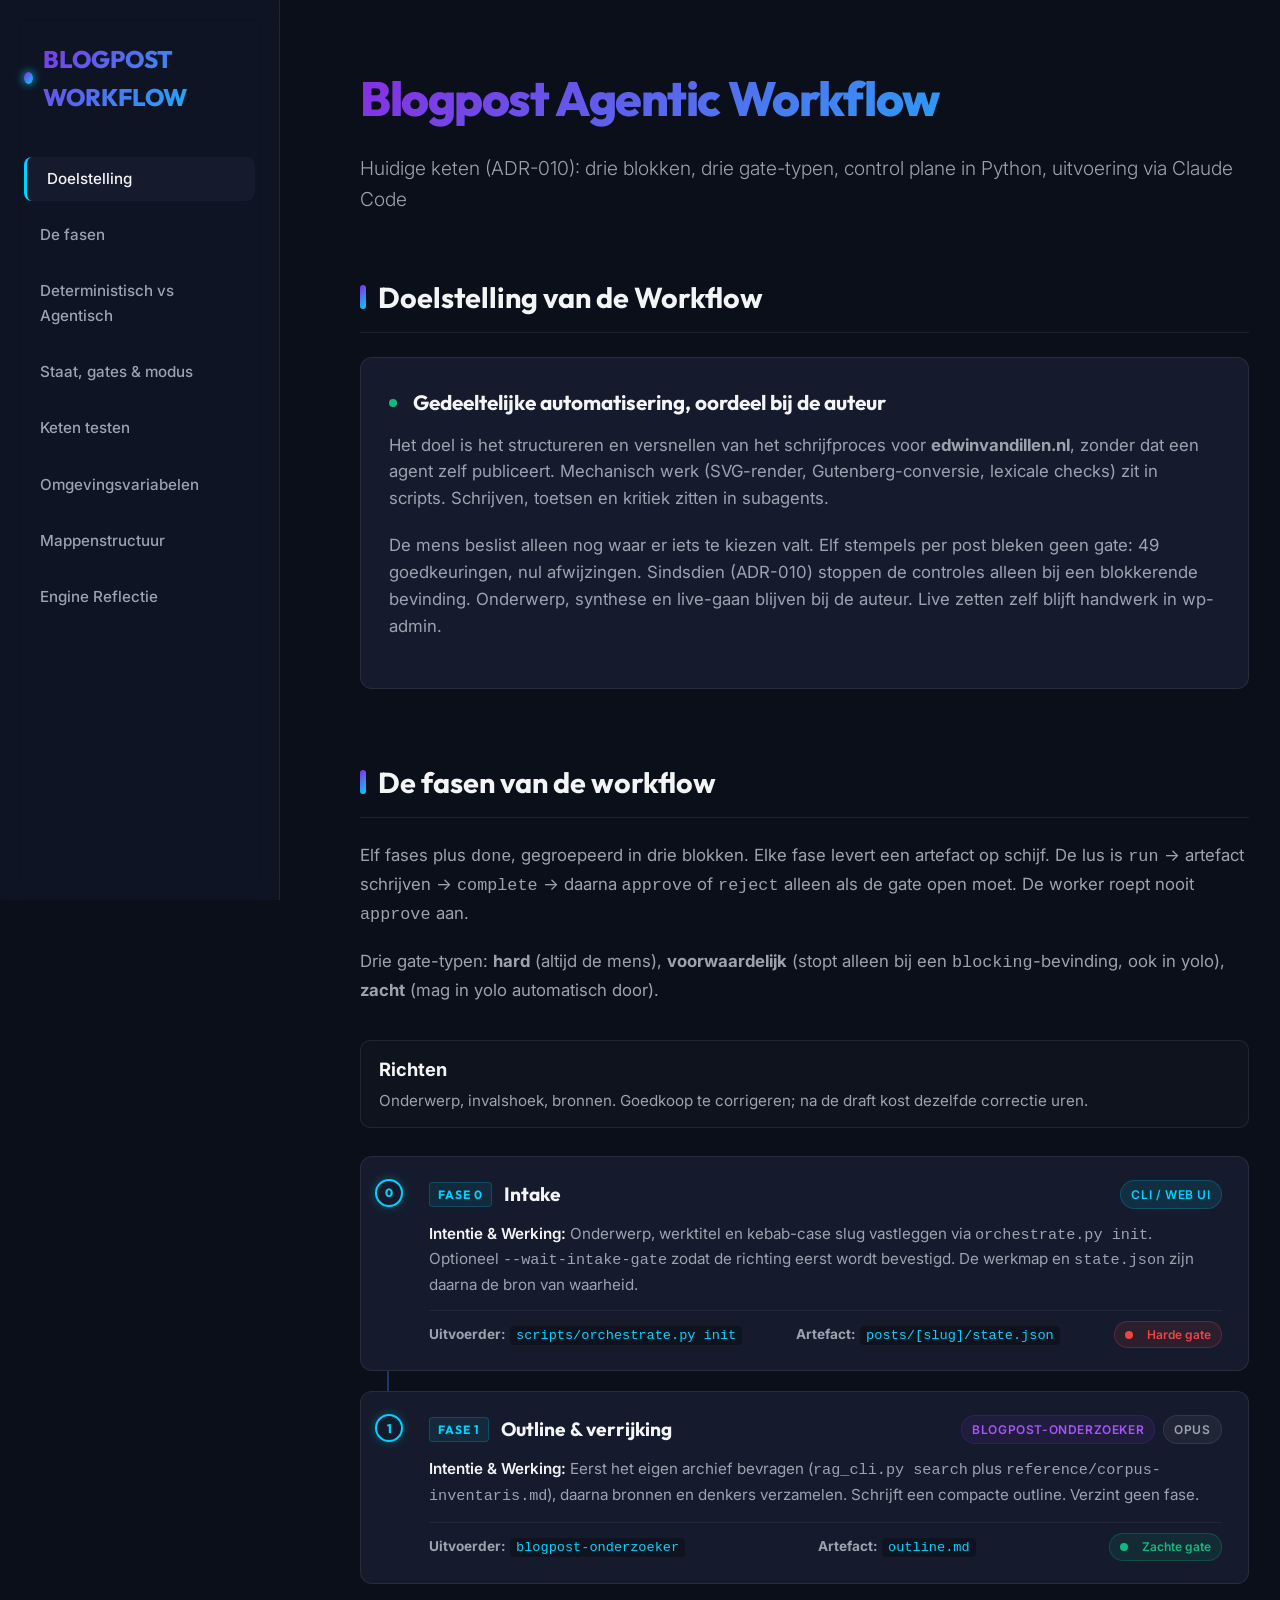
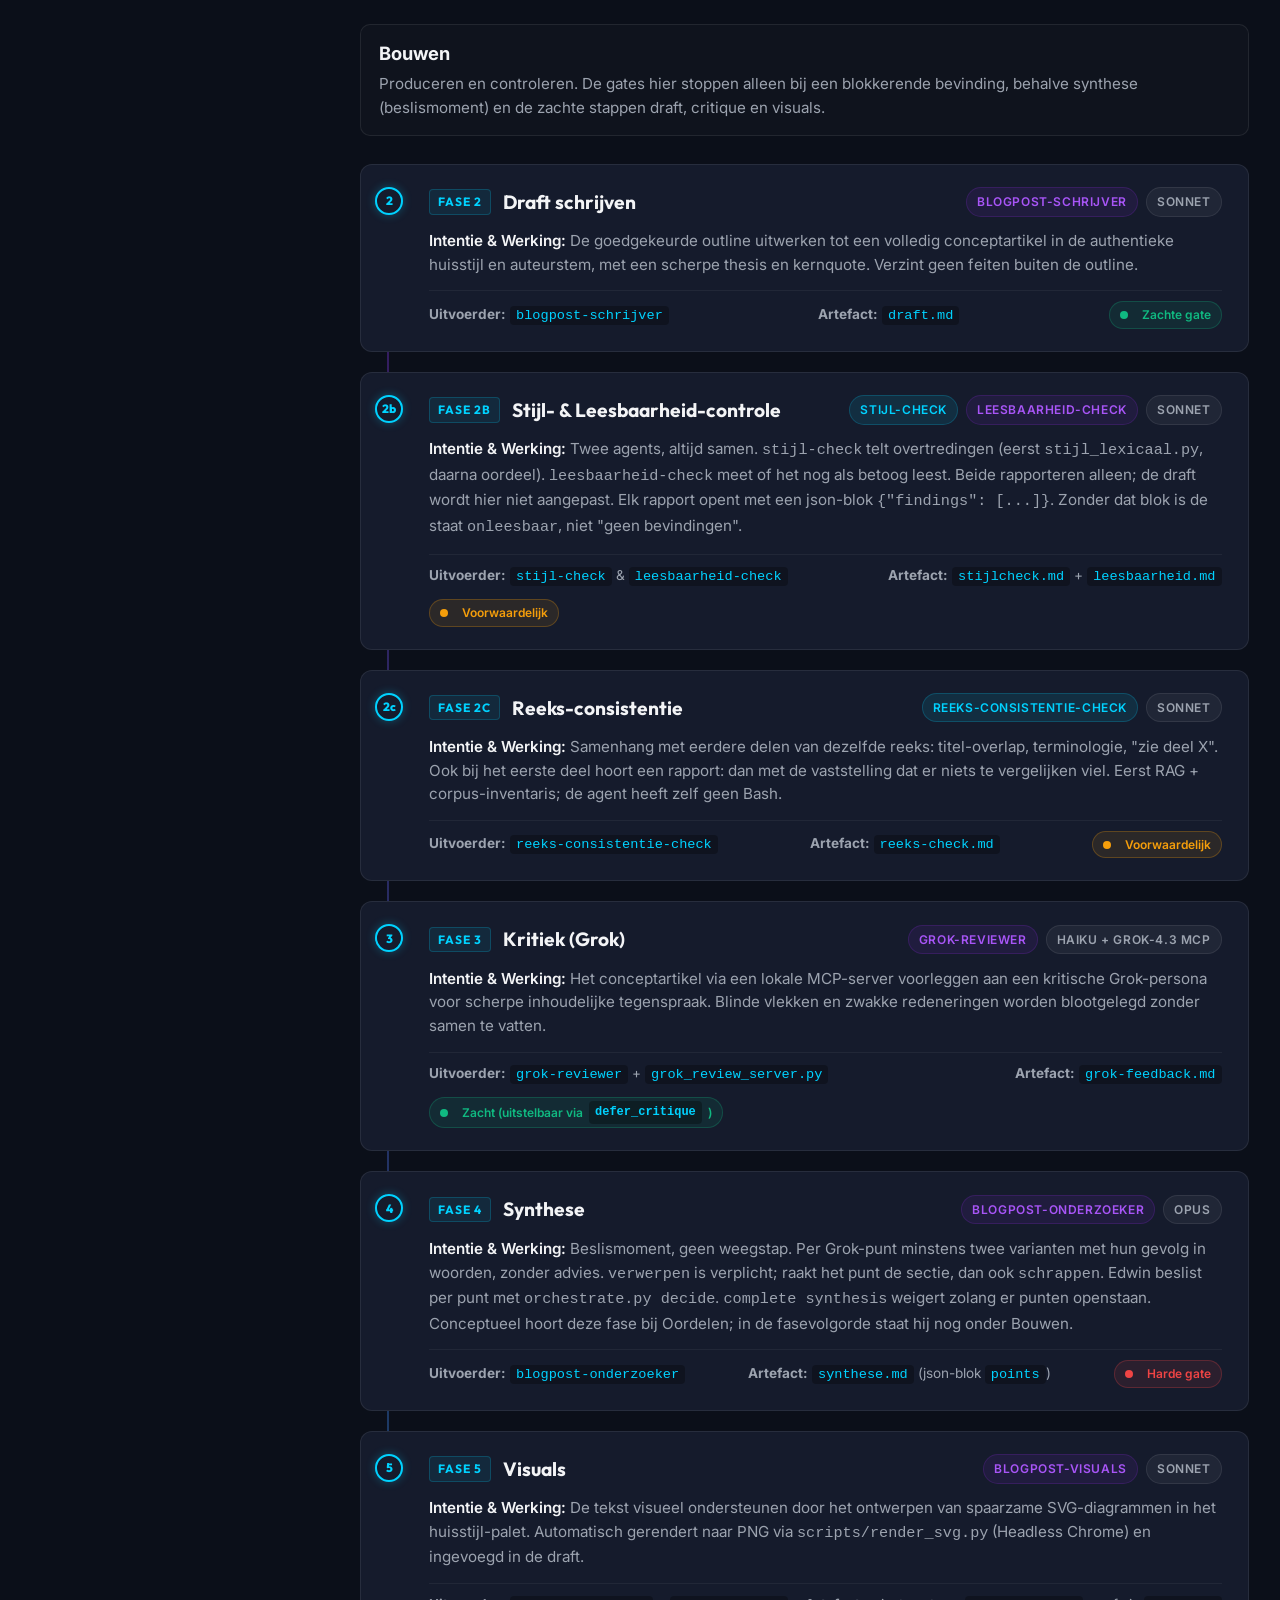
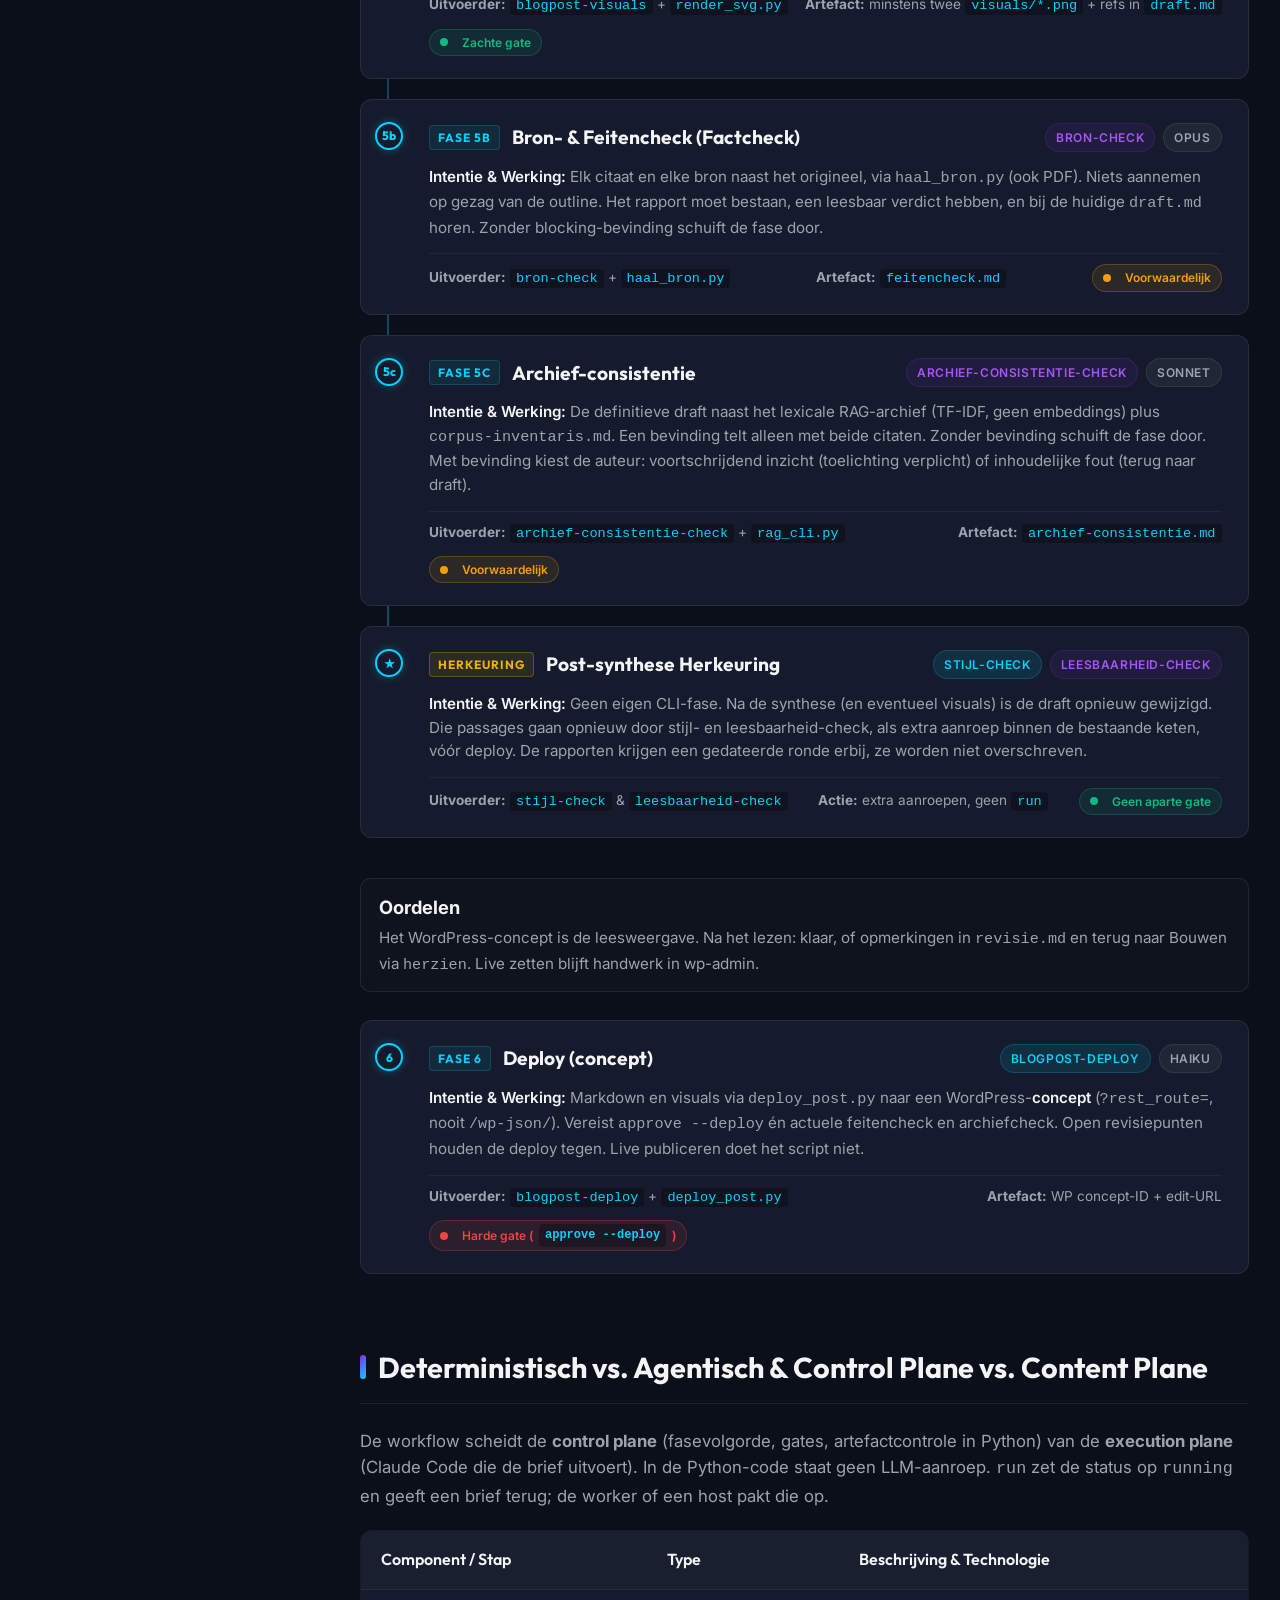
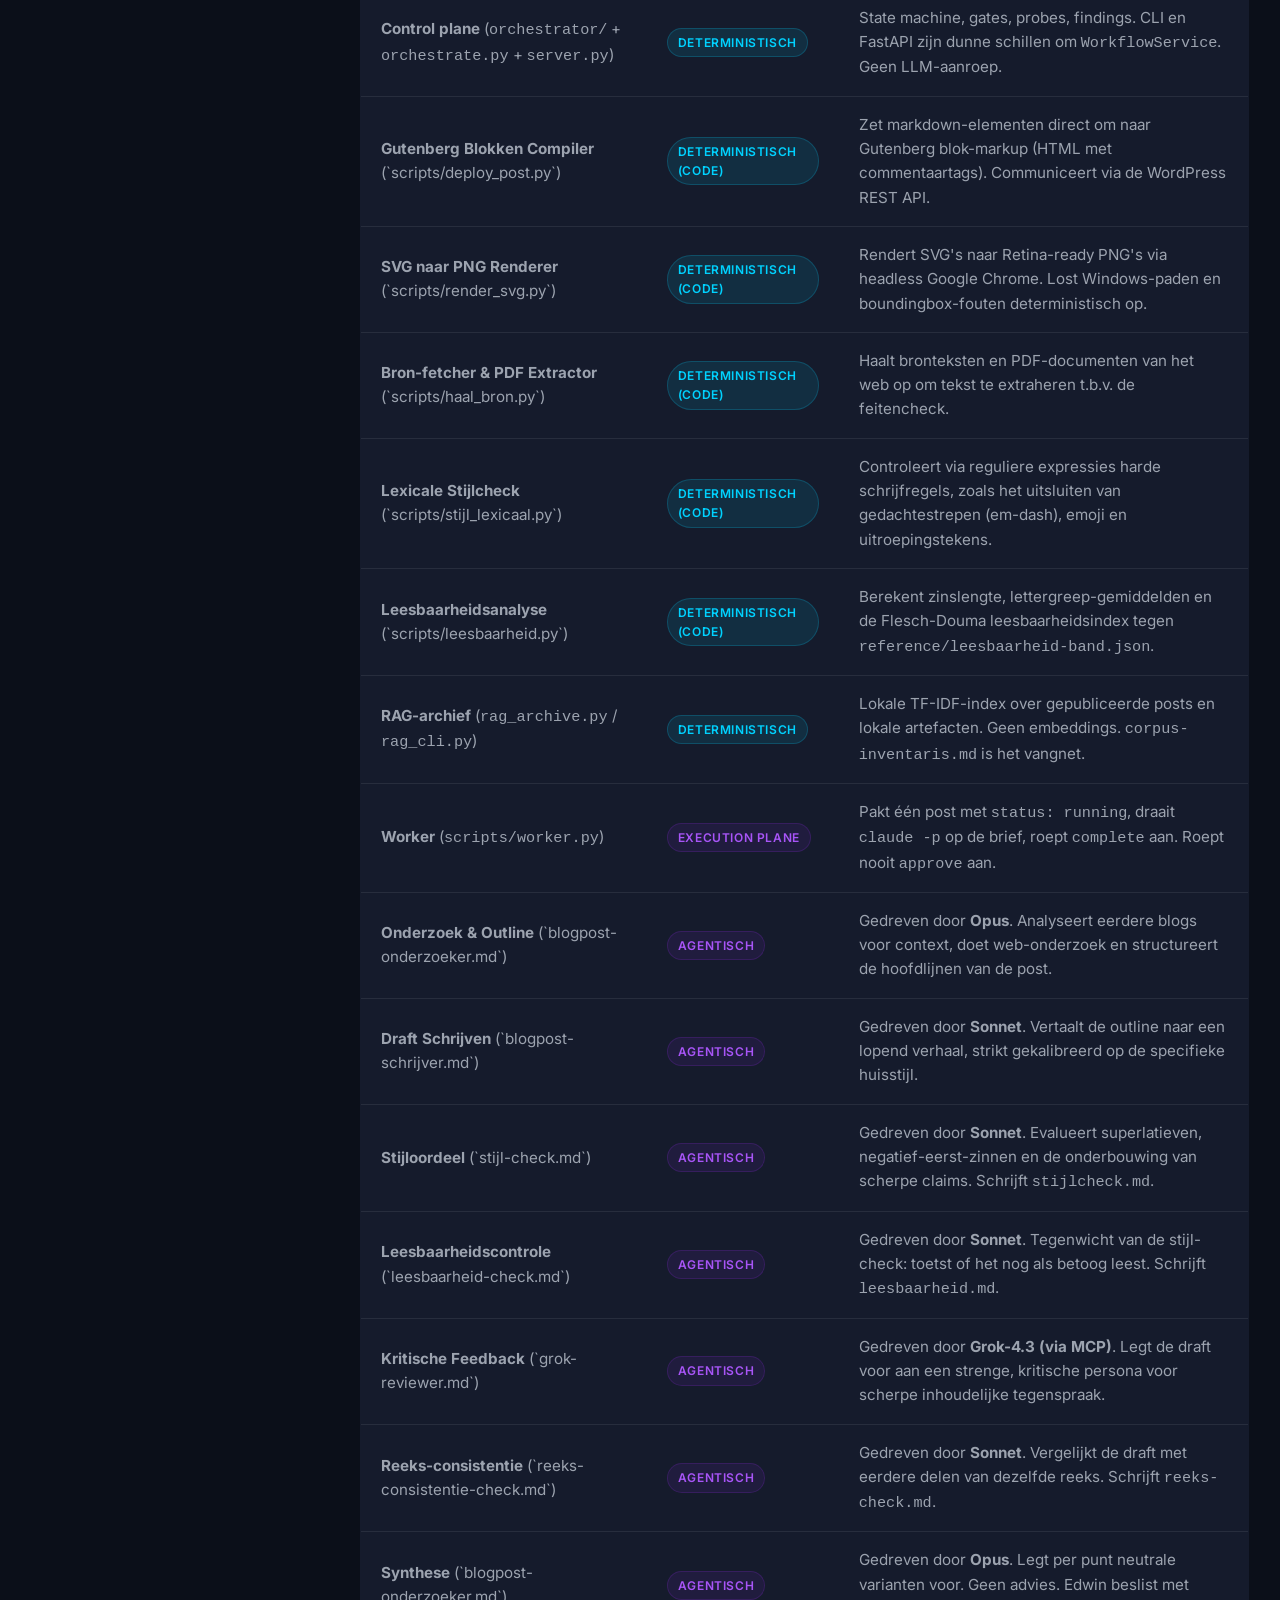
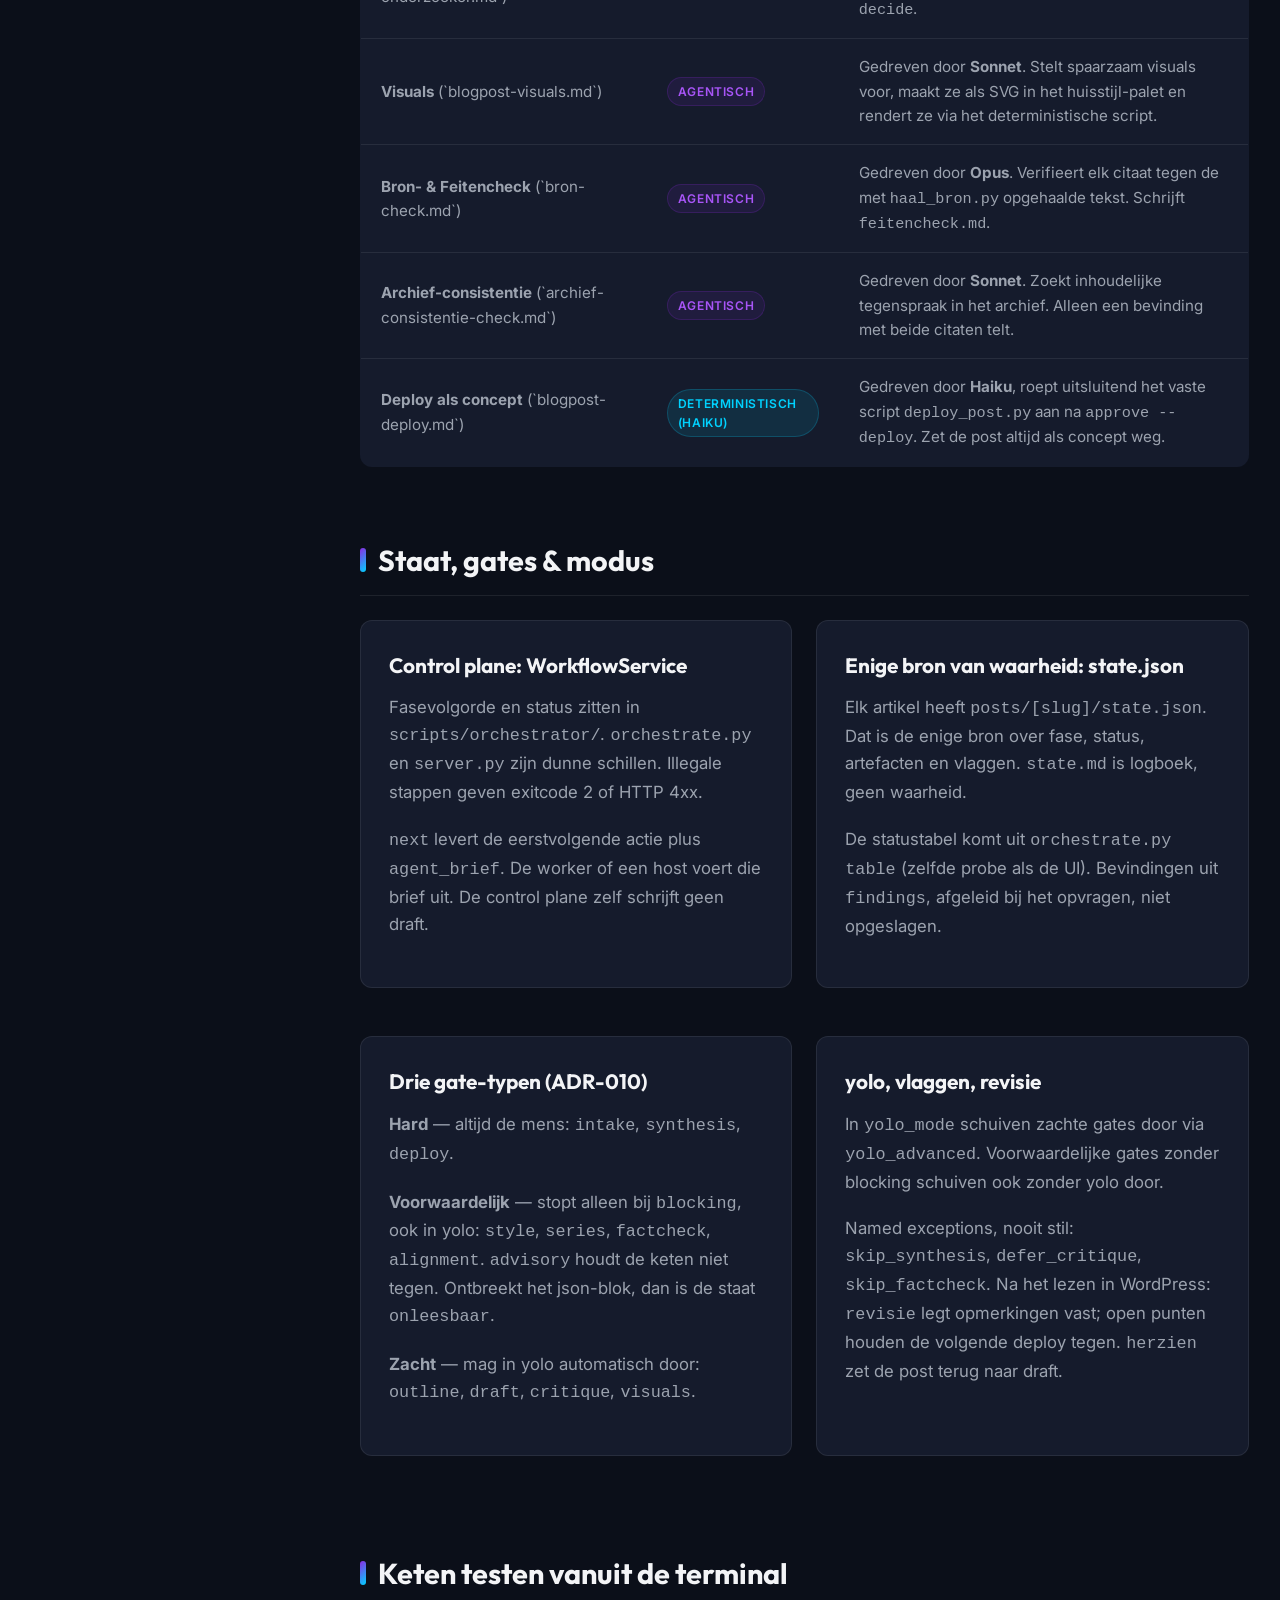
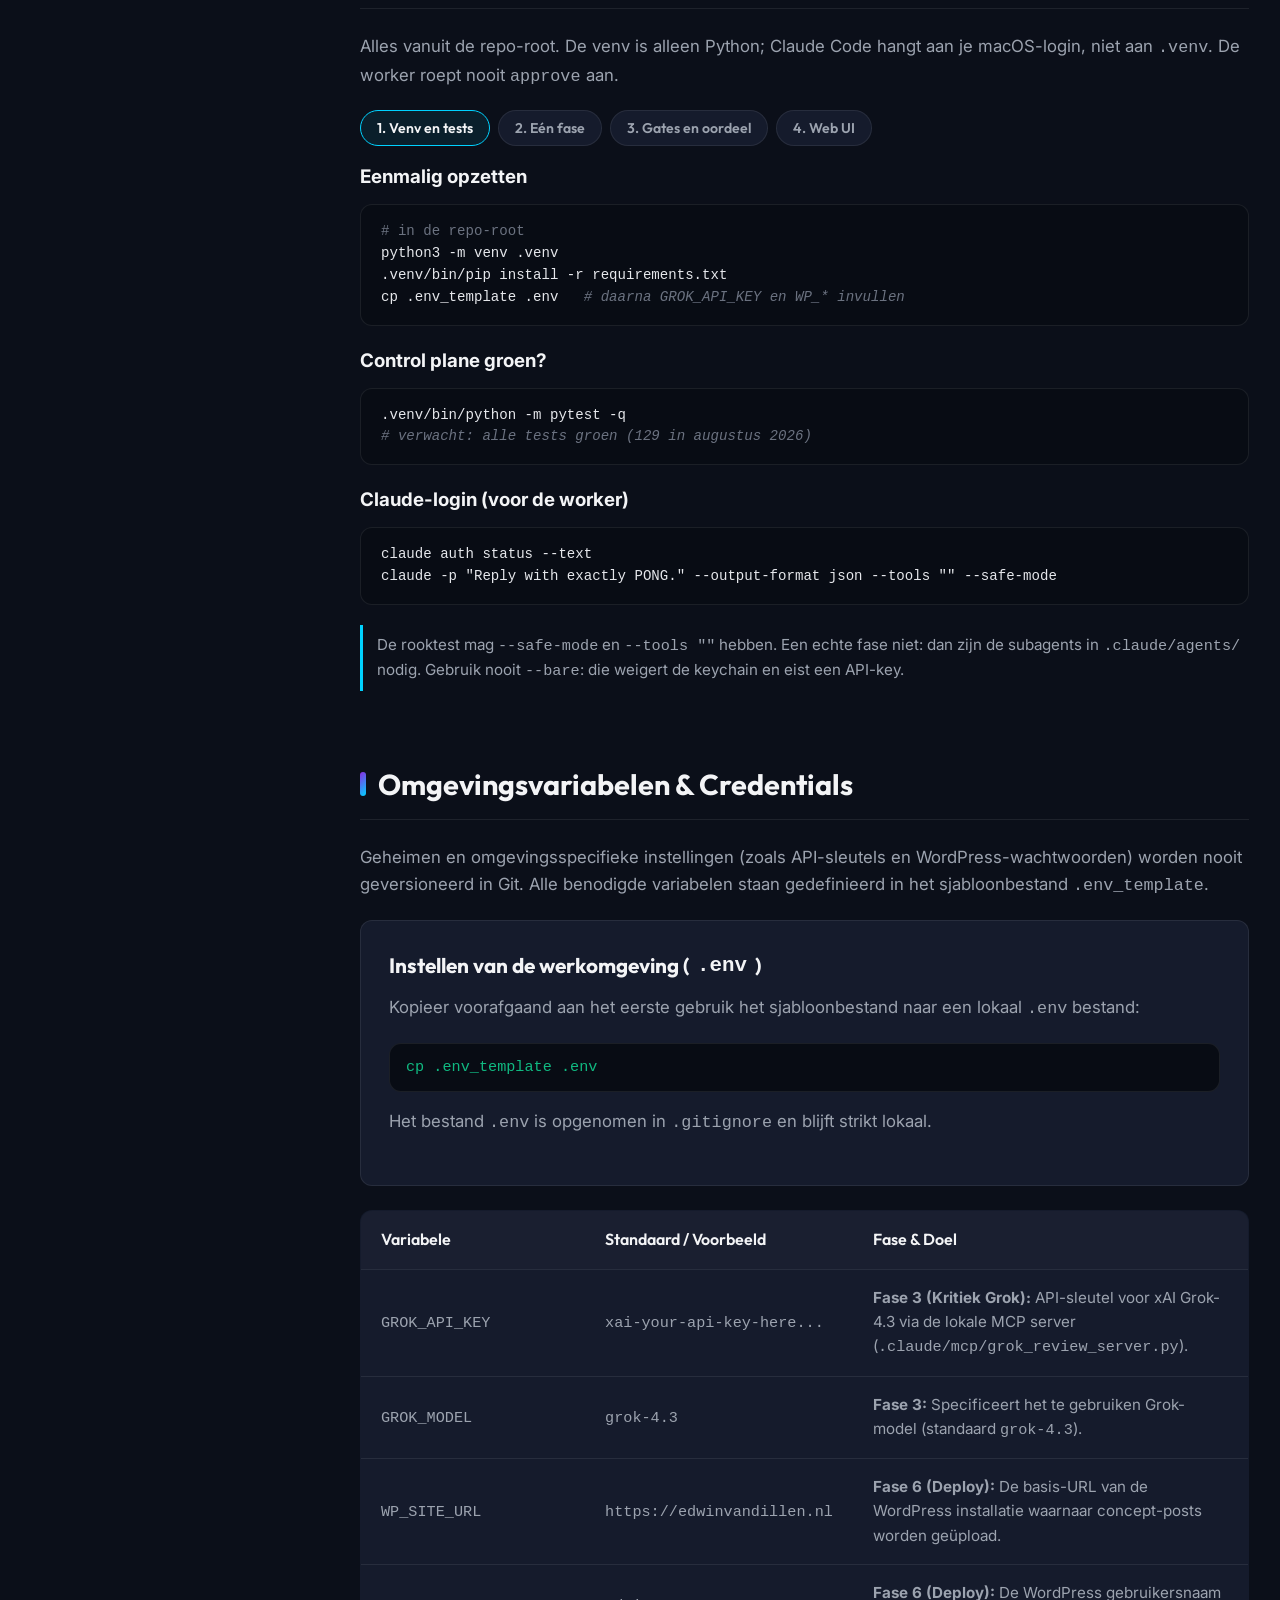
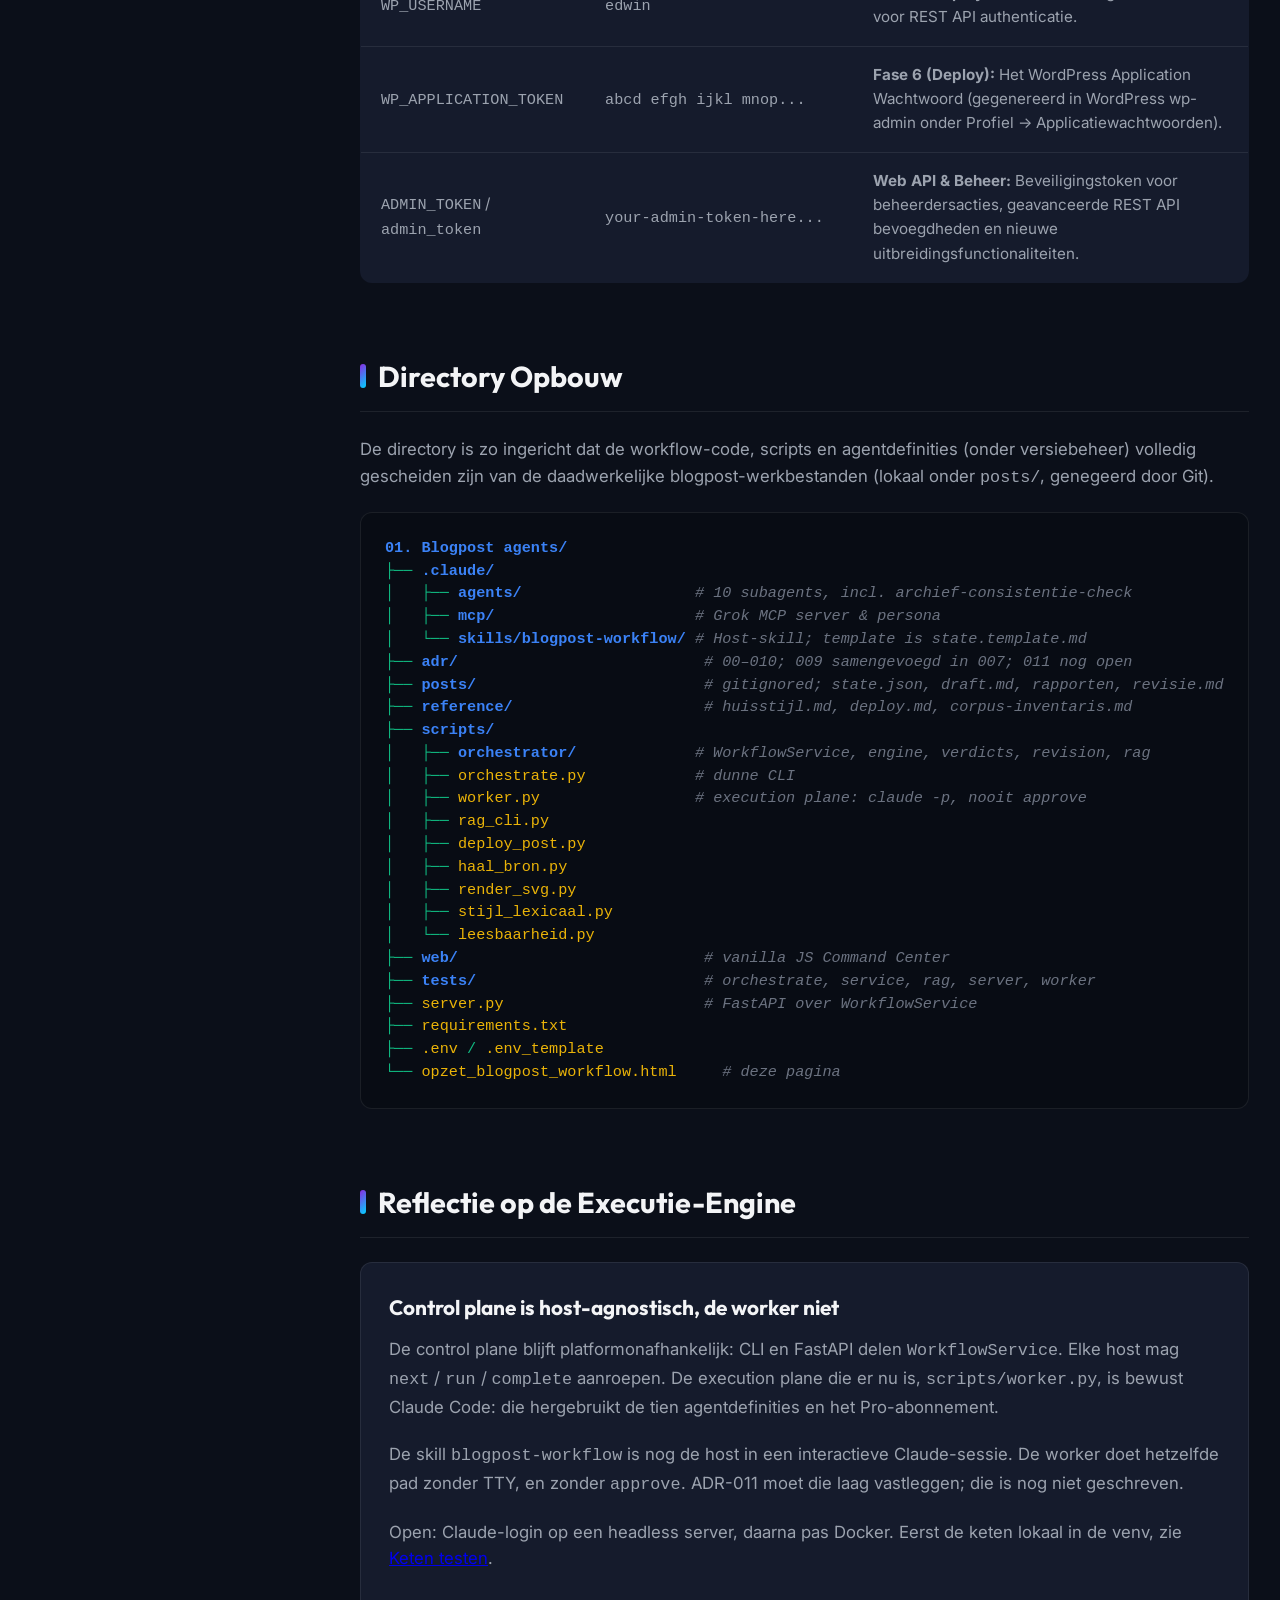
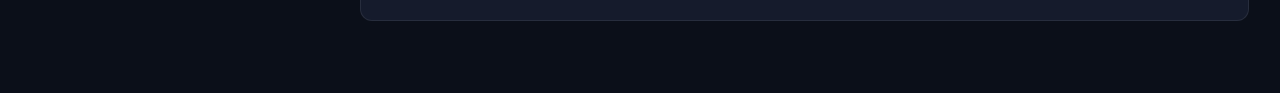
<file: opzet_blogpost_workflow.html>
<!DOCTYPE html>
<html lang="nl">
<head>
    <meta charset="UTF-8">
    <meta name="viewport" content="width=device-width, initial-scale=1.0">
    <title>Blogpost Agentic Workflow - Documentatie</title>
    <!-- Google Fonts: Outfit & Inter -->
    <link rel="preconnect" href="https://fonts.googleapis.com">
    <link rel="preconnect" href="https://fonts.gstatic.com" crossorigin>
    <link href="https://fonts.googleapis.com/css2?family=Inter:wght@300;400;500;600&family=Outfit:wght@400;500;600;700;800&display=swap" rel="stylesheet">
    <style>
        :root {
            --bg-color: #0b0f19;
            --card-bg: #151b2c;
            --card-hover-bg: #1a2238;
            --text-main: #f3f4f6;
            --text-muted: #9ca3af;
            --accent-primary: #8a2be2;
            --accent-secondary: #00d2ff;
            --accent-gradient: linear-gradient(135deg, #8a2be2 0%, #00d2ff 100%);
            --border-color: rgba(255, 255, 255, 0.08);
            --border-hover: rgba(255, 255, 255, 0.15);
            --glow-color: rgba(138, 43, 226, 0.15);
        }

        * {
            box-sizing: border-box;
            margin: 0;
            padding: 0;
        }

        body {
            font-family: 'Inter', sans-serif;
            background-color: var(--bg-color);
            color: var(--text-main);
            line-height: 1.6;
            padding: 0;
            overflow-x: hidden;
        }

        /* Layout */
        .wrapper {
            display: flex;
            min-height: 100vh;
        }

        /* Sidebar Navigation */
        aside {
            width: 280px;
            background-color: rgba(15, 22, 38, 0.8);
            border-right: 1px solid var(--border-color);
            padding: 40px 24px;
            position: fixed;
            height: 100vh;
            overflow-y: auto;
            backdrop-filter: blur(12px);
            z-index: 10;
        }

        .logo {
            font-family: 'Outfit', sans-serif;
            font-size: 1.5rem;
            font-weight: 800;
            background: var(--accent-gradient);
            -webkit-background-clip: text;
            -webkit-text-fill-color: transparent;
            margin-bottom: 40px;
            display: flex;
            align-items: center;
            gap: 10px;
        }

        .logo::before {
            content: '';
            display: inline-block;
            width: 12px;
            height: 12px;
            border-radius: 50%;
            background: var(--accent-gradient);
            box-shadow: 0 0 10px var(--accent-secondary);
        }

        nav ul {
            list-style: none;
        }

        nav li {
            margin-bottom: 12px;
        }

        nav a {
            color: var(--text-muted);
            text-decoration: none;
            font-size: 0.95rem;
            font-weight: 500;
            display: flex;
            align-items: center;
            padding: 10px 16px;
            border-radius: 8px;
            transition: all 0.3s ease;
        }

        nav a:hover, nav a.active {
            color: var(--text-main);
            background-color: var(--card-bg);
            border-left: 3px solid var(--accent-secondary);
            padding-left: 20px;
        }

        /* Main Content */
        main {
            margin-left: 280px;
            flex: 1;
            padding: 60px 80px;
            max-width: 1200px;
        }

        header {
            margin-bottom: 60px;
            position: relative;
        }

        h1 {
            font-family: 'Outfit', sans-serif;
            font-size: 3rem;
            font-weight: 800;
            margin-bottom: 16px;
            letter-spacing: -0.03em;
            background: var(--accent-gradient);
            -webkit-background-clip: text;
            -webkit-text-fill-color: transparent;
        }

        .subtitle {
            font-size: 1.2rem;
            color: var(--text-muted);
            font-weight: 300;
        }

        section {
            margin-bottom: 70px;
            scroll-margin-top: 60px;
        }

        h2 {
            font-family: 'Outfit', sans-serif;
            font-size: 1.8rem;
            font-weight: 700;
            margin-bottom: 24px;
            border-bottom: 1px solid var(--border-color);
            padding-bottom: 12px;
            display: flex;
            align-items: center;
            gap: 12px;
        }

        h2::before {
            content: '';
            display: inline-block;
            width: 6px;
            height: 24px;
            border-radius: 3px;
            background: var(--accent-gradient);
        }

        p {
            color: var(--text-muted);
            margin-bottom: 20px;
            font-size: 1.05rem;
        }

        /* Cards & Grids */
        .card {
            background-color: var(--card-bg);
            border: 1px solid var(--border-color);
            border-radius: 12px;
            padding: 28px;
            margin-bottom: 24px;
            position: relative;
            overflow: hidden;
            transition: all 0.3s cubic-bezier(0.4, 0, 0.2, 1);
        }

        .card::before {
            content: '';
            position: absolute;
            top: 0;
            left: 0;
            width: 100%;
            height: 100%;
            background: linear-gradient(135deg, rgba(138, 43, 226, 0.05) 0%, rgba(0, 210, 255, 0.05) 100%);
            opacity: 0;
            transition: opacity 0.3s ease;
        }

        .card:hover {
            transform: translateY(-4px);
            border-color: var(--border-hover);
            box-shadow: 0 12px 30px var(--glow-color);
            background-color: var(--card-hover-bg);
        }

        .card:hover::before {
            opacity: 1;
        }

        .card h3 {
            font-family: 'Outfit', sans-serif;
            font-size: 1.3rem;
            margin-bottom: 12px;
            color: var(--text-main);
            display: flex;
            align-items: center;
            gap: 8px;
        }

        .grid-2 {
            display: grid;
            grid-template-columns: 1fr 1fr;
            gap: 24px;
        }

        /* Split view */
        .split {
            display: flex;
            gap: 30px;
        }

        .split-col {
            flex: 1;
        }

        /* Table design */
        table {
            width: 100%;
            border-collapse: collapse;
            margin-top: 20px;
            background-color: var(--card-bg);
            border-radius: 12px;
            overflow: hidden;
            border: 1px solid var(--border-color);
        }

        th, td {
            padding: 16px 20px;
            text-align: left;
        }

        th {
            background-color: rgba(255, 255, 255, 0.02);
            font-family: 'Outfit', sans-serif;
            font-weight: 600;
            color: var(--text-main);
            border-bottom: 1px solid var(--border-color);
        }

        td {
            border-bottom: 1px solid var(--border-color);
            color: var(--text-muted);
            font-size: 0.95rem;
        }

        tr:last-child td {
            border-bottom: none;
        }

        tr:hover td {
            color: var(--text-main);
            background-color: rgba(255, 255, 255, 0.01);
        }

        /* Directory structure styling */
        .dir-tree {
            font-family: 'Courier New', Courier, monospace;
            background-color: #080c14;
            border: 1px solid var(--border-color);
            border-radius: 12px;
            padding: 24px;
            color: #10b981;
            font-size: 0.95rem;
            line-height: 1.5;
            overflow-x: auto;
            white-space: pre;
        }

        .dir-tree .comment {
            color: #6b7280;
            font-style: italic;
        }

        .dir-tree .folder {
            color: #3b82f6;
            font-weight: bold;
        }

        .dir-tree .file {
            color: #eab308;
        }

        /* Badge component */
        .badge {
            display: inline-block;
            padding: 4px 10px;
            border-radius: 9999px;
            font-size: 0.75rem;
            font-weight: 600;
            text-transform: uppercase;
            letter-spacing: 0.05em;
        }

        .badge-det {
            background-color: rgba(0, 210, 255, 0.1);
            color: var(--accent-secondary);
            border: 1px solid rgba(0, 210, 255, 0.2);
        }

        .badge-agent {
            background-color: rgba(138, 43, 226, 0.1);
            color: #a855f7;
            border: 1px solid rgba(138, 43, 226, 0.2);
        }

        /* Interactive pulse dot */
        .pulse {
            width: 8px;
            height: 8px;
            border-radius: 50%;
            background: #10b981;
            box-shadow: 0 0 0 0 rgba(16, 185, 129, 0.7);
            animation: pulse-animation 2s infinite;
            display: inline-block;
            margin-right: 8px;
        }

        @keyframes pulse-animation {
            0% {
                transform: scale(0.95);
                box-shadow: 0 0 0 0 rgba(16, 185, 129, 0.7);
            }
            70% {
                transform: scale(1);
                box-shadow: 0 0 0 6px rgba(16, 185, 129, 0);
            }
            100% {
                transform: scale(0.95);
                box-shadow: 0 0 0 0 rgba(16, 185, 129, 0);
            }
        }

        /* Verticale Fasering Lijst */
        .vertical-phase-list {
            display: flex;
            flex-direction: column;
            gap: 20px;
            margin-top: 28px;
            margin-bottom: 40px;
            position: relative;
        }

        .vertical-phase-list::before {
            content: '';
            position: absolute;
            top: 24px;
            bottom: 24px;
            left: 27px;
            width: 2px;
            background: linear-gradient(180deg, var(--accent-primary) 0%, var(--accent-secondary) 100%);
            opacity: 0.35;
            z-index: 1;
        }

        .vertical-phase-item {
            position: relative;
            background-color: var(--card-bg);
            border: 1px solid var(--border-color);
            border-radius: 12px;
            padding: 22px 26px 22px 68px;
            transition: all 0.3s cubic-bezier(0.4, 0, 0.2, 1);
            z-index: 2;
        }

        .vertical-phase-item:hover {
            background-color: var(--card-hover-bg);
            border-color: var(--border-hover);
            box-shadow: 0 8px 25px var(--glow-color);
            transform: translateX(4px);
        }

        .vertical-phase-marker {
            position: absolute;
            left: 14px;
            top: 22px;
            width: 28px;
            height: 28px;
            border-radius: 50%;
            background: var(--card-bg);
            border: 2px solid var(--accent-secondary);
            color: var(--accent-secondary);
            display: flex;
            align-items: center;
            justify-content: center;
            font-family: 'Outfit', sans-serif;
            font-size: 0.75rem;
            font-weight: 800;
            box-shadow: 0 0 10px rgba(0, 210, 255, 0.3);
            z-index: 3;
        }

        .vertical-phase-content {
            display: flex;
            flex-direction: column;
            gap: 8px;
        }

        .vertical-phase-header {
            display: flex;
            align-items: center;
            justify-content: space-between;
            flex-wrap: wrap;
            gap: 12px;
        }

        .vertical-phase-title-group {
            display: flex;
            align-items: center;
            gap: 12px;
        }

        .vertical-phase-nr {
            font-family: 'Outfit', sans-serif;
            font-size: 0.75rem;
            font-weight: 700;
            text-transform: uppercase;
            letter-spacing: 0.08em;
            color: var(--accent-secondary);
            background: rgba(0, 210, 255, 0.08);
            padding: 2px 8px;
            border-radius: 4px;
            border: 1px solid rgba(0, 210, 255, 0.2);
        }

        .vertical-phase-item h4 {
            font-family: 'Outfit', sans-serif;
            font-size: 1.2rem;
            color: var(--text-main);
            font-weight: 700;
            margin: 0;
        }

        .vertical-phase-badges {
            display: flex;
            align-items: center;
            gap: 8px;
        }

        .vertical-phase-intentie {
            font-size: 0.95rem;
            color: var(--text-muted);
            line-height: 1.55;
            margin-top: 4px;
        }

        .vertical-phase-intentie strong {
            color: var(--text-main);
            font-weight: 600;
        }

        .vertical-phase-meta {
            display: flex;
            flex-wrap: wrap;
            align-items: center;
            justify-content: space-between;
            gap: 12px;
            font-size: 0.85rem;
            color: var(--text-muted);
            padding-top: 10px;
            margin-top: 6px;
            border-top: 1px solid rgba(255, 255, 255, 0.05);
        }

        .vertical-phase-meta code {
            color: var(--accent-secondary);
            font-family: 'Courier New', Courier, monospace;
            background: rgba(0, 0, 0, 0.3);
            padding: 2px 6px;
            border-radius: 4px;
        }

        .vertical-phase-gate-badge {
            display: inline-flex;
            align-items: center;
            gap: 6px;
            font-size: 0.75rem;
            font-weight: 600;
            color: #10b981;
            background-color: rgba(16, 185, 129, 0.1);
            border: 1px solid rgba(16, 185, 129, 0.25);
            padding: 3px 10px;
            border-radius: 999px;
        }

        .badge-model {
            background-color: rgba(255, 255, 255, 0.05);
            color: var(--text-muted);
            border: 1px solid var(--border-color);
        }

        .gate-hard {
            color: #ef4444;
            background: rgba(239, 68, 68, 0.1);
            border-color: rgba(239, 68, 68, 0.25);
        }
        .gate-hard .pulse {
            background: #ef4444;
            box-shadow: 0 0 0 0 rgba(239, 68, 68, 0.7);
        }
        .gate-conditional {
            color: #f59e0b;
            background: rgba(245, 158, 11, 0.1);
            border-color: rgba(245, 158, 11, 0.25);
        }
        .gate-conditional .pulse {
            background: #f59e0b;
            box-shadow: 0 0 0 0 rgba(245, 158, 11, 0.7);
        }
        .gate-soft {
            color: #10b981;
            background: rgba(16, 185, 129, 0.1);
            border-color: rgba(16, 185, 129, 0.25);
        }

        .phase-block {
            margin: 36px 0 12px;
            padding: 14px 18px;
            border-radius: 10px;
            border: 1px solid var(--border-color);
            background: rgba(255, 255, 255, 0.02);
        }
        .phase-block h3 {
            margin: 0 0 4px;
            font-size: 1.15rem;
        }
        .phase-block p {
            margin: 0;
            font-size: 0.95rem;
        }

        .cmd {
            font-family: 'Courier New', Courier, monospace;
            background-color: #080c14;
            border: 1px solid var(--border-color);
            border-radius: 12px;
            padding: 16px 20px;
            color: #e5e7eb;
            font-size: 0.88rem;
            line-height: 1.55;
            overflow-x: auto;
            white-space: pre;
            margin: 12px 0 20px;
        }
        .cmd .prompt { color: #6b7280; }
        .cmd .cmt { color: #6b7280; font-style: italic; }

        .tabs {
            display: flex;
            flex-wrap: wrap;
            gap: 8px;
            margin: 20px 0 16px;
        }
        .tab {
            font-family: 'Outfit', sans-serif;
            font-size: 0.88rem;
            font-weight: 600;
            color: var(--text-muted);
            background: var(--card-bg);
            border: 1px solid var(--border-color);
            border-radius: 999px;
            padding: 8px 16px;
            cursor: pointer;
        }
        .tab:hover { color: var(--text-main); border-color: var(--border-hover); }
        .tab.active {
            color: var(--text-main);
            border-color: var(--accent-secondary);
            background: rgba(0, 210, 255, 0.08);
        }
        .tab-panel { display: none; }
        .tab-panel.active { display: block; }

        .note {
            font-size: 0.95rem;
            color: var(--text-muted);
            border-left: 3px solid var(--accent-secondary);
            padding: 8px 0 8px 14px;
            margin: 12px 0 20px;
        }

        @media (max-width: 600px) {
            .vertical-phase-item {
                padding-left: 54px;
            }
            .vertical-phase-list::before {
                left: 21px;
            }
            .vertical-phase-marker {
                left: 8px;
                width: 26px;
                height: 26px;
            }
        }

        @media (max-width: 900px) {
            aside {
                display: none;
            }
            main {
                margin-left: 0;
                padding: 40px 24px;
            }
            .grid-2 {
                grid-template-columns: 1fr;
            }
        }
    </style>
</head>
<body>

    <div class="wrapper">
        <!-- Sidebar -->
        <aside>
            <div class="logo">BLOGPOST WORKFLOW</div>
            <nav>
                <ul>
                    <li><a href="#doelstelling" class="active">Doelstelling</a></li>
                    <li><a href="#fasen">De fasen</a></li>
                    <li><a href="#architectuur">Deterministisch vs Agentisch</a></li>
                    <li><a href="#implementatie">Staat, gates &amp; modus</a></li>
                    <li><a href="#terminal">Keten testen</a></li>
                    <li><a href="#omgevingsvariabelen">Omgevingsvariabelen</a></li>
                    <li><a href="#mappenstructuur">Mappenstructuur</a></li>
                    <li><a href="#reflectie">Engine Reflectie</a></li>
                </ul>
            </nav>
        </aside>

        <!-- Main Content -->
        <main>
            <header>
                <h1>Blogpost Agentic Workflow</h1>
                <div class="subtitle">Huidige keten (ADR-010): drie blokken, drie gate-typen, control plane in Python, uitvoering via Claude Code</div>
            </header>

            <!-- 1. Doelstelling -->
            <section id="doelstelling">
                <h2>Doelstelling van de Workflow</h2>
                <div class="card">
                    <h3><span class="pulse"></span>Gedeeltelijke automatisering, oordeel bij de auteur</h3>
                    <p>Het doel is het structureren en versnellen van het schrijfproces voor <strong>edwinvandillen.nl</strong>, zonder dat een agent zelf publiceert. Mechanisch werk (SVG-render, Gutenberg-conversie, lexicale checks) zit in scripts. Schrijven, toetsen en kritiek zitten in subagents.</p>
                    <p>De mens beslist alleen nog waar er iets te kiezen valt. Elf stempels per post bleken geen gate: 49 goedkeuringen, nul afwijzingen. Sindsdien (ADR-010) stoppen de controles alleen bij een blokkerende bevinding. Onderwerp, synthese en live-gaan blijven bij de auteur. Live zetten zelf blijft handwerk in wp-admin.</p>
                </div>
            </section>

            <!-- 1b. De fasen: visuele tijdslijn -->
            <section id="fasen">
                <h2>De fasen van de workflow</h2>
                <p>Elf fases plus <code>done</code>, gegroepeerd in drie blokken. Elke fase levert een artefact op schijf. De lus is <code>run</code> &rarr; artefact schrijven &rarr; <code>complete</code> &rarr; daarna <code>approve</code> of <code>reject</code> alleen als de gate open moet. De worker roept nooit <code>approve</code> aan.</p>
                <p>Drie gate-typen: <strong>hard</strong> (altijd de mens), <strong>voorwaardelijk</strong> (stopt alleen bij een <code>blocking</code>-bevinding, ook in yolo), <strong>zacht</strong> (mag in yolo automatisch door).</p>

                <div class="phase-block">
                    <h3>Richten</h3>
                    <p>Onderwerp, invalshoek, bronnen. Goedkoop te corrigeren; na de draft kost dezelfde correctie uren.</p>
                </div>

                <div class="vertical-phase-list">
                    <div class="vertical-phase-item">
                        <div class="vertical-phase-marker">0</div>
                        <div class="vertical-phase-content">
                            <div class="vertical-phase-header">
                                <div class="vertical-phase-title-group">
                                    <span class="vertical-phase-nr">Fase 0</span>
                                    <h4>Intake</h4>
                                </div>
                                <div class="vertical-phase-badges">
                                    <span class="badge badge-det">CLI / Web UI</span>
                                </div>
                            </div>
                            <div class="vertical-phase-intentie">
                                <strong>Intentie &amp; Werking:</strong> Onderwerp, werktitel en kebab-case slug vastleggen via <code>orchestrate.py init</code>. Optioneel <code>--wait-intake-gate</code> zodat de richting eerst wordt bevestigd. De werkmap en <code>state.json</code> zijn daarna de bron van waarheid.
                            </div>
                            <div class="vertical-phase-meta">
                                <span><strong>Uitvoerder:</strong> <code>scripts/orchestrate.py init</code></span>
                                <span><strong>Artefact:</strong> <code>posts/[slug]/state.json</code></span>
                                <span class="vertical-phase-gate-badge gate-hard"><span class="pulse"></span>Harde gate</span>
                            </div>
                        </div>
                    </div>

                    <div class="vertical-phase-item">
                        <div class="vertical-phase-marker">1</div>
                        <div class="vertical-phase-content">
                            <div class="vertical-phase-header">
                                <div class="vertical-phase-title-group">
                                    <span class="vertical-phase-nr">Fase 1</span>
                                    <h4>Outline &amp; verrijking</h4>
                                </div>
                                <div class="vertical-phase-badges">
                                    <span class="badge badge-agent">blogpost-onderzoeker</span>
                                    <span class="badge badge-model">Opus</span>
                                </div>
                            </div>
                            <div class="vertical-phase-intentie">
                                <strong>Intentie &amp; Werking:</strong> Eerst het eigen archief bevragen (<code>rag_cli.py search</code> plus <code>reference/corpus-inventaris.md</code>), daarna bronnen en denkers verzamelen. Schrijft een compacte outline. Verzint geen fase.
                            </div>
                            <div class="vertical-phase-meta">
                                <span><strong>Uitvoerder:</strong> <code>blogpost-onderzoeker</code></span>
                                <span><strong>Artefact:</strong> <code>outline.md</code></span>
                                <span class="vertical-phase-gate-badge gate-soft"><span class="pulse"></span>Zachte gate</span>
                            </div>
                        </div>
                    </div>
                </div>

                <div class="phase-block">
                    <h3>Bouwen</h3>
                    <p>Produceren en controleren. De gates hier stoppen alleen bij een blokkerende bevinding, behalve synthese (beslismoment) en de zachte stappen draft, critique en visuals.</p>
                </div>

                <div class="vertical-phase-list">
                    <div class="vertical-phase-item">
                        <div class="vertical-phase-marker">2</div>
                        <div class="vertical-phase-content">
                            <div class="vertical-phase-header">
                                <div class="vertical-phase-title-group">
                                    <span class="vertical-phase-nr">Fase 2</span>
                                    <h4>Draft schrijven</h4>
                                </div>
                                <div class="vertical-phase-badges">
                                    <span class="badge badge-agent">blogpost-schrijver</span>
                                    <span class="badge badge-model">Sonnet</span>
                                </div>
                            </div>
                            <div class="vertical-phase-intentie">
                                <strong>Intentie &amp; Werking:</strong> De goedgekeurde outline uitwerken tot een volledig conceptartikel in de authentieke huisstijl en auteurstem, met een scherpe thesis en kernquote. Verzint geen feiten buiten de outline.
                            </div>
                            <div class="vertical-phase-meta">
                                <span><strong>Uitvoerder:</strong> <code>blogpost-schrijver</code></span>
                                <span><strong>Artefact:</strong> <code>draft.md</code></span>
                                <span class="vertical-phase-gate-badge gate-soft"><span class="pulse"></span>Zachte gate</span>
                            </div>
                        </div>
                    </div>

                    <div class="vertical-phase-item">
                        <div class="vertical-phase-marker">2b</div>
                        <div class="vertical-phase-content">
                            <div class="vertical-phase-header">
                                <div class="vertical-phase-title-group">
                                    <span class="vertical-phase-nr">Fase 2b</span>
                                    <h4>Stijl- &amp; Leesbaarheid-controle</h4>
                                </div>
                                <div class="vertical-phase-badges">
                                    <span class="badge badge-det">stijl-check</span>
                                    <span class="badge badge-agent">leesbaarheid-check</span>
                                    <span class="badge badge-model">Sonnet</span>
                                </div>
                            </div>
                            <div class="vertical-phase-intentie">
                                <strong>Intentie &amp; Werking:</strong> Twee agents, altijd samen. <code>stijl-check</code> telt overtredingen (eerst <code>stijl_lexicaal.py</code>, daarna oordeel). <code>leesbaarheid-check</code> meet of het nog als betoog leest. Beide rapporteren alleen; de draft wordt hier niet aangepast. Elk rapport opent met een json-blok <code>{"findings": [...]}</code>. Zonder dat blok is de staat <code>onleesbaar</code>, niet "geen bevindingen".
                            </div>
                            <div class="vertical-phase-meta">
                                <span><strong>Uitvoerder:</strong> <code>stijl-check</code> &amp; <code>leesbaarheid-check</code></span>
                                <span><strong>Artefact:</strong> <code>stijlcheck.md</code> + <code>leesbaarheid.md</code></span>
                                <span class="vertical-phase-gate-badge gate-conditional"><span class="pulse"></span>Voorwaardelijk</span>
                            </div>
                        </div>
                    </div>

                    <div class="vertical-phase-item">
                        <div class="vertical-phase-marker">2c</div>
                        <div class="vertical-phase-content">
                            <div class="vertical-phase-header">
                                <div class="vertical-phase-title-group">
                                    <span class="vertical-phase-nr">Fase 2c</span>
                                    <h4>Reeks-consistentie</h4>
                                </div>
                                <div class="vertical-phase-badges">
                                    <span class="badge badge-det">reeks-consistentie-check</span>
                                    <span class="badge badge-model">Sonnet</span>
                                </div>
                            </div>
                            <div class="vertical-phase-intentie">
                                <strong>Intentie &amp; Werking:</strong> Samenhang met eerdere delen van dezelfde reeks: titel-overlap, terminologie, "zie deel X". Ook bij het eerste deel hoort een rapport: dan met de vaststelling dat er niets te vergelijken viel. Eerst RAG + corpus-inventaris; de agent heeft zelf geen Bash.
                            </div>
                            <div class="vertical-phase-meta">
                                <span><strong>Uitvoerder:</strong> <code>reeks-consistentie-check</code></span>
                                <span><strong>Artefact:</strong> <code>reeks-check.md</code></span>
                                <span class="vertical-phase-gate-badge gate-conditional"><span class="pulse"></span>Voorwaardelijk</span>
                            </div>
                        </div>
                    </div>

                    <div class="vertical-phase-item">
                        <div class="vertical-phase-marker">3</div>
                        <div class="vertical-phase-content">
                            <div class="vertical-phase-header">
                                <div class="vertical-phase-title-group">
                                    <span class="vertical-phase-nr">Fase 3</span>
                                    <h4>Kritiek (Grok)</h4>
                                </div>
                                <div class="vertical-phase-badges">
                                    <span class="badge badge-agent">grok-reviewer</span>
                                    <span class="badge badge-model">Haiku + Grok-4.3 MCP</span>
                                </div>
                            </div>
                            <div class="vertical-phase-intentie">
                                <strong>Intentie &amp; Werking:</strong> Het conceptartikel via een lokale MCP-server voorleggen aan een kritische Grok-persona voor scherpe inhoudelijke tegenspraak. Blinde vlekken en zwakke redeneringen worden blootgelegd zonder samen te vatten.
                            </div>
                            <div class="vertical-phase-meta">
                                <span><strong>Uitvoerder:</strong> <code>grok-reviewer</code> + <code>grok_review_server.py</code></span>
                                <span><strong>Artefact:</strong> <code>grok-feedback.md</code></span>
                                <span class="vertical-phase-gate-badge gate-soft"><span class="pulse"></span>Zacht (uitstelbaar via <code>defer_critique</code>)</span>
                            </div>
                        </div>
                    </div>

                    <div class="vertical-phase-item">
                        <div class="vertical-phase-marker">4</div>
                        <div class="vertical-phase-content">
                            <div class="vertical-phase-header">
                                <div class="vertical-phase-title-group">
                                    <span class="vertical-phase-nr">Fase 4</span>
                                    <h4>Synthese</h4>
                                </div>
                                <div class="vertical-phase-badges">
                                    <span class="badge badge-agent">blogpost-onderzoeker</span>
                                    <span class="badge badge-model">Opus</span>
                                </div>
                            </div>
                            <div class="vertical-phase-intentie">
                                <strong>Intentie &amp; Werking:</strong> Beslismoment, geen weegstap. Per Grok-punt minstens twee varianten met hun gevolg in woorden, zonder advies. <code>verwerpen</code> is verplicht; raakt het punt de sectie, dan ook <code>schrappen</code>. Edwin beslist per punt met <code>orchestrate.py decide</code>. <code>complete synthesis</code> weigert zolang er punten openstaan. Conceptueel hoort deze fase bij Oordelen; in de fasevolgorde staat hij nog onder Bouwen.
                            </div>
                            <div class="vertical-phase-meta">
                                <span><strong>Uitvoerder:</strong> <code>blogpost-onderzoeker</code></span>
                                <span><strong>Artefact:</strong> <code>synthese.md</code> (json-blok <code>points</code>)</span>
                                <span class="vertical-phase-gate-badge gate-hard"><span class="pulse"></span>Harde gate</span>
                            </div>
                        </div>
                    </div>

                    <div class="vertical-phase-item">
                        <div class="vertical-phase-marker">5</div>
                        <div class="vertical-phase-content">
                            <div class="vertical-phase-header">
                                <div class="vertical-phase-title-group">
                                    <span class="vertical-phase-nr">Fase 5</span>
                                    <h4>Visuals</h4>
                                </div>
                                <div class="vertical-phase-badges">
                                    <span class="badge badge-agent">blogpost-visuals</span>
                                    <span class="badge badge-model">Sonnet</span>
                                </div>
                            </div>
                            <div class="vertical-phase-intentie">
                                <strong>Intentie &amp; Werking:</strong> De tekst visueel ondersteunen door het ontwerpen van spaarzame SVG-diagrammen in het huisstijl-palet. Automatisch gerendert naar PNG via <code>scripts/render_svg.py</code> (Headless Chrome) en ingevoegd in de draft.
                            </div>
                            <div class="vertical-phase-meta">
                                <span><strong>Uitvoerder:</strong> <code>blogpost-visuals</code> + <code>render_svg.py</code></span>
                                <span><strong>Artefact:</strong> minstens twee <code>visuals/*.png</code> + refs in <code>draft.md</code></span>
                                <span class="vertical-phase-gate-badge gate-soft"><span class="pulse"></span>Zachte gate</span>
                            </div>
                        </div>
                    </div>

                    <div class="vertical-phase-item">
                        <div class="vertical-phase-marker">5b</div>
                        <div class="vertical-phase-content">
                            <div class="vertical-phase-header">
                                <div class="vertical-phase-title-group">
                                    <span class="vertical-phase-nr">Fase 5b</span>
                                    <h4>Bron- &amp; Feitencheck (Factcheck)</h4>
                                </div>
                                <div class="vertical-phase-badges">
                                    <span class="badge badge-agent">bron-check</span>
                                    <span class="badge badge-model">Opus</span>
                                </div>
                            </div>
                            <div class="vertical-phase-intentie">
                                <strong>Intentie &amp; Werking:</strong> Elk citaat en elke bron naast het origineel, via <code>haal_bron.py</code> (ook PDF). Niets aannemen op gezag van de outline. Het rapport moet bestaan, een leesbaar verdict hebben, en bij de huidige <code>draft.md</code> horen. Zonder blocking-bevinding schuift de fase door.
                            </div>
                            <div class="vertical-phase-meta">
                                <span><strong>Uitvoerder:</strong> <code>bron-check</code> + <code>haal_bron.py</code></span>
                                <span><strong>Artefact:</strong> <code>feitencheck.md</code></span>
                                <span class="vertical-phase-gate-badge gate-conditional"><span class="pulse"></span>Voorwaardelijk</span>
                            </div>
                        </div>
                    </div>

                    <div class="vertical-phase-item">
                        <div class="vertical-phase-marker">5c</div>
                        <div class="vertical-phase-content">
                            <div class="vertical-phase-header">
                                <div class="vertical-phase-title-group">
                                    <span class="vertical-phase-nr">Fase 5c</span>
                                    <h4>Archief-consistentie</h4>
                                </div>
                                <div class="vertical-phase-badges">
                                    <span class="badge badge-agent">archief-consistentie-check</span>
                                    <span class="badge badge-model">Sonnet</span>
                                </div>
                            </div>
                            <div class="vertical-phase-intentie">
                                <strong>Intentie &amp; Werking:</strong> De definitieve draft naast het lexicale RAG-archief (TF-IDF, geen embeddings) plus <code>corpus-inventaris.md</code>. Een bevinding telt alleen met beide citaten. Zonder bevinding schuift de fase door. Met bevinding kiest de auteur: voortschrijdend inzicht (toelichting verplicht) of inhoudelijke fout (terug naar draft).
                            </div>
                            <div class="vertical-phase-meta">
                                <span><strong>Uitvoerder:</strong> <code>archief-consistentie-check</code> + <code>rag_cli.py</code></span>
                                <span><strong>Artefact:</strong> <code>archief-consistentie.md</code></span>
                                <span class="vertical-phase-gate-badge gate-conditional"><span class="pulse"></span>Voorwaardelijk</span>
                            </div>
                        </div>
                    </div>

                    <div class="vertical-phase-item">
                        <div class="vertical-phase-marker">★</div>
                        <div class="vertical-phase-content">
                            <div class="vertical-phase-header">
                                <div class="vertical-phase-title-group">
                                    <span class="vertical-phase-nr" style="color: #eab308; background: rgba(234, 179, 8, 0.1); border-color: rgba(234, 179, 8, 0.3);">Herkeuring</span>
                                    <h4>Post-synthese Herkeuring</h4>
                                </div>
                                <div class="vertical-phase-badges">
                                    <span class="badge badge-det">stijl-check</span>
                                    <span class="badge badge-agent">leesbaarheid-check</span>
                                </div>
                            </div>
                            <div class="vertical-phase-intentie">
                                <strong>Intentie &amp; Werking:</strong> Geen eigen CLI-fase. Na de synthese (en eventueel visuals) is de draft opnieuw gewijzigd. Die passages gaan opnieuw door stijl- en leesbaarheid-check, als extra aanroep binnen de bestaande keten, vóór deploy. De rapporten krijgen een gedateerde ronde erbij, ze worden niet overschreven.
                            </div>
                            <div class="vertical-phase-meta">
                                <span><strong>Uitvoerder:</strong> <code>stijl-check</code> &amp; <code>leesbaarheid-check</code></span>
                                <span><strong>Actie:</strong> extra aanroepen, geen <code>run</code></span>
                                <span class="vertical-phase-gate-badge"><span class="pulse"></span>Geen aparte gate</span>
                            </div>
                        </div>
                    </div>
                </div>

                <div class="phase-block">
                    <h3>Oordelen</h3>
                    <p>Het WordPress-concept is de leesweergave. Na het lezen: klaar, of opmerkingen in <code>revisie.md</code> en terug naar Bouwen via <code>herzien</code>. Live zetten blijft handwerk in wp-admin.</p>
                </div>

                <div class="vertical-phase-list">
                    <div class="vertical-phase-item">
                        <div class="vertical-phase-marker">6</div>
                        <div class="vertical-phase-content">
                            <div class="vertical-phase-header">
                                <div class="vertical-phase-title-group">
                                    <span class="vertical-phase-nr">Fase 6</span>
                                    <h4>Deploy (concept)</h4>
                                </div>
                                <div class="vertical-phase-badges">
                                    <span class="badge badge-det">blogpost-deploy</span>
                                    <span class="badge badge-model">Haiku</span>
                                </div>
                            </div>
                            <div class="vertical-phase-intentie">
                                <strong>Intentie &amp; Werking:</strong> Markdown en visuals via <code>deploy_post.py</code> naar een WordPress-<strong>concept</strong> (<code>?rest_route=</code>, nooit <code>/wp-json/</code>). Vereist <code>approve --deploy</code> én actuele feitencheck en archiefcheck. Open revisiepunten houden de deploy tegen. Live publiceren doet het script niet.
                            </div>
                            <div class="vertical-phase-meta">
                                <span><strong>Uitvoerder:</strong> <code>blogpost-deploy</code> + <code>deploy_post.py</code></span>
                                <span><strong>Artefact:</strong> WP concept-ID + edit-URL</span>
                                <span class="vertical-phase-gate-badge gate-hard"><span class="pulse"></span>Harde gate (<code>approve --deploy</code>)</span>
                            </div>
                        </div>
                    </div>
                </div>
            </section>

            <!-- 2. Deterministisch vs Agentisch -->
            <section id="architectuur">
                <h2>Deterministisch vs. Agentisch &amp; Control Plane vs. Content Plane</h2>
                <p>De workflow scheidt de <strong>control plane</strong> (fasevolgorde, gates, artefactcontrole in Python) van de <strong>execution plane</strong> (Claude Code die de brief uitvoert). In de Python-code staat geen LLM-aanroep. <code>run</code> zet de status op <code>running</code> en geeft een brief terug; de worker of een host pakt die op.</p>
                
                <table>
                    <thead>
                        <tr>
                            <th>Component / Stap</th>
                            <th>Type</th>
                            <th>Beschrijving &amp; Technologie</th>
                        </tr>
                    </thead>
                    <tbody>
                        <tr>
                            <td><strong>Control plane</strong> (<code>orchestrator/</code> + <code>orchestrate.py</code> + <code>server.py</code>)</td>
                            <td><span class="badge badge-det">Deterministisch</span></td>
                            <td>State machine, gates, probes, findings. CLI en FastAPI zijn dunne schillen om <code>WorkflowService</code>. Geen LLM-aanroep.</td>
                        </tr>
                        <tr>
                            <td><strong>Gutenberg Blokken Compiler</strong> (`scripts/deploy_post.py`)</td>
                            <td><span class="badge badge-det">Deterministisch (Code)</span></td>
                            <td>Zet markdown-elementen direct om naar Gutenberg blok-markup (HTML met commentaartags). Communiceert via de WordPress REST API.</td>
                        </tr>
                        <tr>
                            <td><strong>SVG naar PNG Renderer</strong> (`scripts/render_svg.py`)</td>
                            <td><span class="badge badge-det">Deterministisch (Code)</span></td>
                            <td>Rendert SVG's naar Retina-ready PNG's via headless Google Chrome. Lost Windows-paden en boundingbox-fouten deterministisch op.</td>
                        </tr>
                        <tr>
                            <td><strong>Bron-fetcher &amp; PDF Extractor</strong> (`scripts/haal_bron.py`)</td>
                            <td><span class="badge badge-det">Deterministisch (Code)</span></td>
                            <td>Haalt bronteksten en PDF-documenten van het web op om tekst te extraheren t.b.v. de feitencheck.</td>
                        </tr>
                        <tr>
                            <td><strong>Lexicale Stijlcheck</strong> (`scripts/stijl_lexicaal.py`)</td>
                            <td><span class="badge badge-det">Deterministisch (Code)</span></td>
                            <td>Controleert via reguliere expressies harde schrijfregels, zoals het uitsluiten van gedachtestrepen (em-dash), emoji en uitroepingstekens.</td>
                        </tr>
                        <tr>
                            <td><strong>Leesbaarheidsanalyse</strong> (`scripts/leesbaarheid.py`)</td>
                            <td><span class="badge badge-det">Deterministisch (Code)</span></td>
                            <td>Berekent zinslengte, lettergreep-gemiddelden en de Flesch-Douma leesbaarheidsindex tegen <code>reference/leesbaarheid-band.json</code>.</td>
                        </tr>
                        <tr>
                            <td><strong>RAG-archief</strong> (<code>rag_archive.py</code> / <code>rag_cli.py</code>)</td>
                            <td><span class="badge badge-det">Deterministisch</span></td>
                            <td>Lokale TF-IDF-index over gepubliceerde posts en lokale artefacten. Geen embeddings. <code>corpus-inventaris.md</code> is het vangnet.</td>
                        </tr>
                        <tr>
                            <td><strong>Worker</strong> (<code>scripts/worker.py</code>)</td>
                            <td><span class="badge badge-agent">Execution plane</span></td>
                            <td>Pakt één post met <code>status: running</code>, draait <code>claude -p</code> op de brief, roept <code>complete</code> aan. Roept nooit <code>approve</code> aan.</td>
                        </tr>
                        <tr>
                            <td><strong>Onderzoek &amp; Outline</strong> (`blogpost-onderzoeker.md`)</td>
                            <td><span class="badge badge-agent">Agentisch</span></td>
                            <td>Gedreven door <strong>Opus</strong>. Analyseert eerdere blogs voor context, doet web-onderzoek en structureert de hoofdlijnen van de post.</td>
                        </tr>
                        <tr>
                            <td><strong>Draft Schrijven</strong> (`blogpost-schrijver.md`)</td>
                            <td><span class="badge badge-agent">Agentisch</span></td>
                            <td>Gedreven door <strong>Sonnet</strong>. Vertaalt de outline naar een lopend verhaal, strikt gekalibreerd op de specifieke huisstijl.</td>
                        </tr>
                        <tr>
                            <td><strong>Stijloordeel</strong> (`stijl-check.md`)</td>
                            <td><span class="badge badge-agent">Agentisch</span></td>
                            <td>Gedreven door <strong>Sonnet</strong>. Evalueert superlatieven, negatief-eerst-zinnen en de onderbouwing van scherpe claims. Schrijft <code>stijlcheck.md</code>.</td>
                        </tr>
                        <tr>
                            <td><strong>Leesbaarheidscontrole</strong> (`leesbaarheid-check.md`)</td>
                            <td><span class="badge badge-agent">Agentisch</span></td>
                            <td>Gedreven door <strong>Sonnet</strong>. Tegenwicht van de stijl-check: toetst of het nog als betoog leest. Schrijft <code>leesbaarheid.md</code>.</td>
                        </tr>
                        <tr>
                            <td><strong>Kritische Feedback</strong> (`grok-reviewer.md`)</td>
                            <td><span class="badge badge-agent">Agentisch</span></td>
                            <td>Gedreven door <strong>Grok-4.3 (via MCP)</strong>. Legt de draft voor aan een strenge, kritische persona voor scherpe inhoudelijke tegenspraak.</td>
                        </tr>
                        <tr>
                            <td><strong>Reeks-consistentie</strong> (`reeks-consistentie-check.md`)</td>
                            <td><span class="badge badge-agent">Agentisch</span></td>
                            <td>Gedreven door <strong>Sonnet</strong>. Vergelijkt de draft met eerdere delen van dezelfde reeks. Schrijft <code>reeks-check.md</code>.</td>
                        </tr>
                        <tr>
                            <td><strong>Synthese</strong> (`blogpost-onderzoeker.md`)</td>
                            <td><span class="badge badge-agent">Agentisch</span></td>
                            <td>Gedreven door <strong>Opus</strong>. Legt per punt neutrale varianten voor. Geen advies. Edwin beslist met <code>decide</code>.</td>
                        </tr>
                        <tr>
                            <td><strong>Visuals</strong> (`blogpost-visuals.md`)</td>
                            <td><span class="badge badge-agent">Agentisch</span></td>
                            <td>Gedreven door <strong>Sonnet</strong>. Stelt spaarzaam visuals voor, maakt ze als SVG in het huisstijl-palet en rendert ze via het deterministische script.</td>
                        </tr>
                        <tr>
                            <td><strong>Bron- &amp; Feitencheck</strong> (`bron-check.md`)</td>
                            <td><span class="badge badge-agent">Agentisch</span></td>
                            <td>Gedreven door <strong>Opus</strong>. Verifieert elk citaat tegen de met <code>haal_bron.py</code> opgehaalde tekst. Schrijft <code>feitencheck.md</code>.</td>
                        </tr>
                        <tr>
                            <td><strong>Archief-consistentie</strong> (`archief-consistentie-check.md`)</td>
                            <td><span class="badge badge-agent">Agentisch</span></td>
                            <td>Gedreven door <strong>Sonnet</strong>. Zoekt inhoudelijke tegenspraak in het archief. Alleen een bevinding met beide citaten telt.</td>
                        </tr>
                        <tr>
                            <td><strong>Deploy als concept</strong> (`blogpost-deploy.md`)</td>
                            <td><span class="badge badge-det">Deterministisch (Haiku)</span></td>
                            <td>Gedreven door <strong>Haiku</strong>, roept uitsluitend het vaste script <code>deploy_post.py</code> aan na <code>approve --deploy</code>. Zet de post altijd als concept weg.</td>
                        </tr>
                    </tbody>
                </table>
            </section>

            <!-- 3. Workflow Executie -->
            <section id="implementatie">
                <h2>Staat, gates &amp; modus</h2>
                <div class="grid-2">
                    <div class="card">
                        <h3>Control plane: WorkflowService</h3>
                        <p>Fasevolgorde en status zitten in <code>scripts/orchestrator/</code>. <code>orchestrate.py</code> en <code>server.py</code> zijn dunne schillen. Illegale stappen geven exitcode 2 of HTTP 4xx.</p>
                        <p><code>next</code> levert de eerstvolgende actie plus <code>agent_brief</code>. De worker of een host voert die brief uit. De control plane zelf schrijft geen draft.</p>
                    </div>
                    <div class="card">
                        <h3>Enige bron van waarheid: state.json</h3>
                        <p>Elk artikel heeft <code>posts/[slug]/state.json</code>. Dat is de enige bron over fase, status, artefacten en vlaggen. <code>state.md</code> is logboek, geen waarheid.</p>
                        <p>De statustabel komt uit <code>orchestrate.py table</code> (zelfde probe als de UI). Bevindingen uit <code>findings</code>, afgeleid bij het opvragen, niet opgeslagen.</p>
                    </div>
                    <div class="card">
                        <h3>Drie gate-typen (ADR-010)</h3>
                        <p><strong>Hard</strong> — altijd de mens: <code>intake</code>, <code>synthesis</code>, <code>deploy</code>.</p>
                        <p><strong>Voorwaardelijk</strong> — stopt alleen bij <code>blocking</code>, ook in yolo: <code>style</code>, <code>series</code>, <code>factcheck</code>, <code>alignment</code>. <code>advisory</code> houdt de keten niet tegen. Ontbreekt het json-blok, dan is de staat <code>onleesbaar</code>.</p>
                        <p><strong>Zacht</strong> — mag in yolo automatisch door: <code>outline</code>, <code>draft</code>, <code>critique</code>, <code>visuals</code>.</p>
                    </div>
                    <div class="card">
                        <h3>yolo, vlaggen, revisie</h3>
                        <p>In <code>yolo_mode</code> schuiven zachte gates door via <code>yolo_advanced</code>. Voorwaardelijke gates zonder blocking schuiven ook zonder yolo door.</p>
                        <p>Named exceptions, nooit stil: <code>skip_synthesis</code>, <code>defer_critique</code>, <code>skip_factcheck</code>. Na het lezen in WordPress: <code>revisie</code> legt opmerkingen vast; open punten houden de volgende deploy tegen. <code>herzien</code> zet de post terug naar draft.</p>
                    </div>
                </div>
            </section>

            <!-- 3a. Keten testen vanuit de terminal -->
            <section id="terminal">
                <h2>Keten testen vanuit de terminal</h2>
                <p>Alles vanuit de repo-root. De venv is alleen Python; Claude Code hangt aan je macOS-login, niet aan <code>.venv</code>. De worker roept nooit <code>approve</code> aan.</p>

                <div class="tabs" role="tablist">
                    <button type="button" class="tab active" data-tab="venv">1. Venv en tests</button>
                    <button type="button" class="tab" data-tab="fase">2. Eén fase</button>
                    <button type="button" class="tab" data-tab="gates">3. Gates en oordeel</button>
                    <button type="button" class="tab" data-tab="web">4. Web UI</button>
                </div>

                <div id="tab-venv" class="tab-panel active">
                    <h3>Eenmalig opzetten</h3>
                    <pre class="cmd"><span class="prompt"># in de repo-root</span>
python3 -m venv .venv
.venv/bin/pip install -r requirements.txt
cp .env_template .env   <span class="cmt"># daarna GROK_API_KEY en WP_* invullen</span></pre>

                    <h3>Control plane groen?</h3>
                    <pre class="cmd">.venv/bin/python -m pytest -q
<span class="cmt"># verwacht: alle tests groen (129 in augustus 2026)</span></pre>

                    <h3>Claude-login (voor de worker)</h3>
                    <pre class="cmd">claude auth status --text
claude -p "Reply with exactly PONG." --output-format json --tools "" --safe-mode</pre>
                    <p class="note">De rooktest mag <code>--safe-mode</code> en <code>--tools ""</code> hebben. Een echte fase niet: dan zijn de subagents in <code>.claude/agents/</code> nodig. Gebruik nooit <code>--bare</code>: die weigert de keychain en eist een API-key.</p>
                </div>

                <div id="tab-fase" class="tab-panel">
                    <h3>Nieuwe oefenpost, of een bestaande</h3>
                    <pre class="cmd"><span class="cmt"># nieuwe post (let op: --titel, niet --title)</span>
.venv/bin/python scripts/orchestrate.py init --slug test-keten --titel "Test keten"

.venv/bin/python scripts/orchestrate.py status --post test-keten
.venv/bin/python scripts/orchestrate.py table --post test-keten
.venv/bin/python scripts/orchestrate.py next --post test-keten</pre>

                    <h3>Eén fase: run, worker, complete</h3>
                    <p><code>run</code> zet alleen <code>running</code> en geeft de brief. Daarna voert de worker Claude uit en roept zelf <code>complete</code> aan.</p>
                    <pre class="cmd">.venv/bin/python scripts/orchestrate.py run outline --post test-keten

<span class="cmt"># eerst kijken, geen Claude</span>
.venv/bin/python scripts/worker.py --once --dry-run --post test-keten

<span class="cmt"># daarna echt: schrijft outline.md via het Pro-abonnement</span>
.venv/bin/python scripts/worker.py --once --post test-keten</pre>
                    <p class="note">Er staat al een post op <code>running</code>: <code>intentie-3-waarom-intentie-zich-verstopt</code> (outline). Zonder <code>--post</code> pakt <code>--once</code> die. Timeout standaard 30 minuten.</p>

                    <h3>Als Claude faalt</h3>
                    <pre class="cmd">.venv/bin/python scripts/orchestrate.py status --post test-keten
<span class="cmt"># status=blocked, blocked_reason gevuld</span>
.venv/bin/python scripts/orchestrate.py reject --post test-keten --note "opnieuw"
.venv/bin/python scripts/orchestrate.py doctor --post test-keten</pre>
                </div>

                <div id="tab-gates" class="tab-panel">
                    <h3>Na complete: gate of volgende fase</h3>
                    <pre class="cmd"><span class="cmt"># zachte / harde gate die open staat</span>
.venv/bin/python scripts/orchestrate.py approve --post test-keten --note "akkoord"
.venv/bin/python scripts/orchestrate.py reject --post test-keten --note "opnieuw schrijven"

<span class="cmt"># yolo: zachte gates schuiven zelf door</span>
.venv/bin/python scripts/orchestrate.py set-flag yolo_mode true --post test-keten</pre>

                    <h3>Synthese: per punt beslissen</h3>
                    <pre class="cmd">.venv/bin/python scripts/orchestrate.py synthesis --post SLUG
.venv/bin/python scripts/orchestrate.py decide --post SLUG --punt p1 --keuze verwerpen --motivering "raakt de these niet"
.venv/bin/python scripts/orchestrate.py complete synthesis --post SLUG</pre>

                    <h3>Bevindingen, revisie, deploy</h3>
                    <pre class="cmd">.venv/bin/python scripts/orchestrate.py findings --post SLUG

.venv/bin/python scripts/orchestrate.py revisie --post SLUG --waar "sectie 6" --opmerking "slot mist een conclusie"
.venv/bin/python scripts/orchestrate.py revisie --post SLUG --afgehandeld r1 --hoe "slot herschreven"
.venv/bin/python scripts/orchestrate.py herzien --post SLUG

.venv/bin/python scripts/orchestrate.py approve --deploy --post SLUG
.venv/bin/python scripts/orchestrate.py run deploy --post SLUG
.venv/bin/python scripts/worker.py --once --post SLUG</pre>
                    <p class="note">Open revisiepunten en een verouderde feitencheck of archiefcheck houden <code>run deploy</code> tegen. Dat is bedoeld.</p>
                </div>

                <div id="tab-web" class="tab-panel">
                    <h3>Command Center in de browser</h3>
                    <pre class="cmd">.venv/bin/python -m uvicorn server:app --reload --port 8000
<span class="cmt"># daarna http://127.0.0.1:8000</span></pre>
                    <p>In de UI: <code>run</code> klikken zet de fase op <code>running</code>. Zonder worker blijft het daar. In een tweede terminal:</p>
                    <pre class="cmd">.venv/bin/python scripts/worker.py --once
<span class="cmt"># of blijven luisteren (geen productie-daemon)</span>
.venv/bin/python scripts/worker.py --watch --interval 30</pre>

                    <h3>RAG los</h3>
                    <pre class="cmd">.venv/bin/python scripts/rag_cli.py search "intentie" --top-k 12</pre>
                    <p class="note">Herindexeren van het archief hoort in de Settings-tab van de UI (met <code>ADMIN_TOKEN</code>), of via de API. Niet synchroon in een zoekopdracht als je WordPress ook wilt meenemen.</p>
                </div>
            </section>

            <!-- 3b. Omgevingsvariabelen & Credentials -->
            <section id="omgevingsvariabelen">
                <h2>Omgevingsvariabelen &amp; Credentials</h2>
                <p>Geheimen en omgevingsspecifieke instellingen (zoals API-sleutels en WordPress-wachtwoorden) worden nooit geversioneerd in Git. Alle benodigde variabelen staan gedefinieerd in het sjabloonbestand <code>.env_template</code>.</p>

                <div class="card">
                    <h3>Instellen van de werkomgeving (<code>.env</code>)</h3>
                    <p>Kopieer voorafgaand aan het eerste gebruik het sjabloonbestand naar een lokaal <code>.env</code> bestand:</p>
                    <pre class="dir-tree" style="padding: 12px 16px; margin-bottom: 16px;">cp .env_template .env</pre>
                    <p>Het bestand <code>.env</code> is opgenomen in <code>.gitignore</code> en blijft strikt lokaal.</p>
                </div>

                <table>
                    <thead>
                        <tr>
                            <th>Variabele</th>
                            <th>Standaard / Voorbeeld</th>
                            <th>Fase &amp; Doel</th>
                        </tr>
                    </thead>
                    <tbody>
                        <tr>
                            <td><code>GROK_API_KEY</code></td>
                            <td><code>xai-your-api-key-here...</code></td>
                            <td><strong>Fase 3 (Kritiek Grok):</strong> API-sleutel voor xAI Grok-4.3 via de lokale MCP server (<code>.claude/mcp/grok_review_server.py</code>).</td>
                        </tr>
                        <tr>
                            <td><code>GROK_MODEL</code></td>
                            <td><code>grok-4.3</code></td>
                            <td><strong>Fase 3:</strong> Specificeert het te gebruiken Grok-model (standaard <code>grok-4.3</code>).</td>
                        </tr>
                        <tr>
                            <td><code>WP_SITE_URL</code></td>
                            <td><code>https://edwinvandillen.nl</code></td>
                            <td><strong>Fase 6 (Deploy):</strong> De basis-URL van de WordPress installatie waarnaar concept-posts worden geüpload.</td>
                        </tr>
                        <tr>
                            <td><code>WP_USERNAME</code></td>
                            <td><code>edwin</code></td>
                            <td><strong>Fase 6 (Deploy):</strong> De WordPress gebruikersnaam voor REST API authenticatie.</td>
                        </tr>
                        <tr>
                            <td><code>WP_APPLICATION_TOKEN</code></td>
                            <td><code>abcd efgh ijkl mnop...</code></td>
                            <td><strong>Fase 6 (Deploy):</strong> Het WordPress Application Wachtwoord (gegenereerd in WordPress wp-admin onder Profiel &rarr; Applicatiewachtwoorden).</td>
                        </tr>
                        <tr>
                            <td><code>ADMIN_TOKEN</code> / <code>admin_token</code></td>
                            <td><code>your-admin-token-here...</code></td>
                            <td><strong>Web API &amp; Beheer:</strong> Beveiligingstoken voor beheerdersacties, geavanceerde REST API bevoegdheden en nieuwe uitbreidingsfunctionaliteiten.</td>
                        </tr>
                    </tbody>
                </table>
            </section>

            <!-- 4. Mappenstructuur -->
            <section id="mappenstructuur">
                <h2>Directory Opbouw</h2>
                <p>De directory is zo ingericht dat de workflow-code, scripts en agentdefinities (onder versiebeheer) volledig gescheiden zijn van de daadwerkelijke blogpost-werkbestanden (lokaal onder <code>posts/</code>, genegeerd door Git).</p>
                
                <pre class="dir-tree">
<span class="folder">01. Blogpost agents/</span>
├── <span class="folder">.claude/</span>
│   ├── <span class="folder">agents/</span>                   <span class="comment"># 10 subagents, incl. archief-consistentie-check</span>
│   ├── <span class="folder">mcp/</span>                      <span class="comment"># Grok MCP server &amp; persona</span>
│   └── <span class="folder">skills/blogpost-workflow/</span> <span class="comment"># Host-skill; template is state.template.md</span>
├── <span class="folder">adr/</span>                           <span class="comment"># 00–010; 009 samengevoegd in 007; 011 nog open</span>
├── <span class="folder">posts/</span>                         <span class="comment"># gitignored; state.json, draft.md, rapporten, revisie.md</span>
├── <span class="folder">reference/</span>                     <span class="comment"># huisstijl.md, deploy.md, corpus-inventaris.md</span>
├── <span class="folder">scripts/</span>
│   ├── <span class="folder">orchestrator/</span>             <span class="comment"># WorkflowService, engine, verdicts, revision, rag</span>
│   ├── <span class="file">orchestrate.py</span>            <span class="comment"># dunne CLI</span>
│   ├── <span class="file">worker.py</span>                 <span class="comment"># execution plane: claude -p, nooit approve</span>
│   ├── <span class="file">rag_cli.py</span>
│   ├── <span class="file">deploy_post.py</span>
│   ├── <span class="file">haal_bron.py</span>
│   ├── <span class="file">render_svg.py</span>
│   ├── <span class="file">stijl_lexicaal.py</span>
│   └── <span class="file">leesbaarheid.py</span>
├── <span class="folder">web/</span>                           <span class="comment"># vanilla JS Command Center</span>
├── <span class="folder">tests/</span>                         <span class="comment"># orchestrate, service, rag, server, worker</span>
├── <span class="file">server.py</span>                      <span class="comment"># FastAPI over WorkflowService</span>
├── <span class="file">requirements.txt</span>
├── <span class="file">.env</span> / <span class="file">.env_template</span>
└── <span class="file">opzet_blogpost_workflow.html</span>     <span class="comment"># deze pagina</span>
</pre>
            </section>

            <!-- 5. Reflectie op de Executie-Engine -->
            <section id="reflectie">
                <h2>Reflectie op de Executie-Engine</h2>
                <div class="card">
                    <h3>Control plane is host-agnostisch, de worker niet</h3>
                    <p>De control plane blijft platformonafhankelijk: CLI en FastAPI delen <code>WorkflowService</code>. Elke host mag <code>next</code> / <code>run</code> / <code>complete</code> aanroepen. De execution plane die er nu is, <code>scripts/worker.py</code>, is bewust Claude Code: die hergebruikt de tien agentdefinities en het Pro-abonnement.</p>
                    <p>De skill <code>blogpost-workflow</code> is nog de host in een interactieve Claude-sessie. De worker doet hetzelfde pad zonder TTY, en zonder <code>approve</code>. ADR-011 moet die laag vastleggen; die is nog niet geschreven.</p>
                    <p>Open: Claude-login op een headless server, daarna pas Docker. Eerst de keten lokaal in de venv, zie <a href="#terminal">Keten testen</a>.</p>
                </div>
            </section>
        </main>
    </div>

    <!-- Active Navigation Highlight Logic -->
    <script>
        window.addEventListener('DOMContentLoaded', () => {
            const observer = new IntersectionObserver(entries => {
                entries.forEach(entry => {
                    const id = entry.target.getAttribute('id');
                    if (entry.intersectionRatio > 0.4) {
                        document.querySelectorAll('nav a').forEach(a => {
                            a.classList.remove('active');
                        });
                        const activeLink = document.querySelector(`nav a[href="#${id}"]`);
                        if (activeLink) activeLink.classList.add('active');
                    }
                });
            }, { threshold: [0.2, 0.5, 0.8] });

            // Track all sections
            document.querySelectorAll('section').forEach(section => {
                observer.observe(section);
            });

            document.querySelectorAll('.tab').forEach(btn => {
                btn.addEventListener('click', () => {
                    const name = btn.getAttribute('data-tab');
                    document.querySelectorAll('.tab').forEach(b => b.classList.remove('active'));
                    document.querySelectorAll('.tab-panel').forEach(p => p.classList.remove('active'));
                    btn.classList.add('active');
                    const panel = document.getElementById('tab-' + name);
                    if (panel) panel.classList.add('active');
                });
            });
        });
    </script>
</body>
</html>
</file>
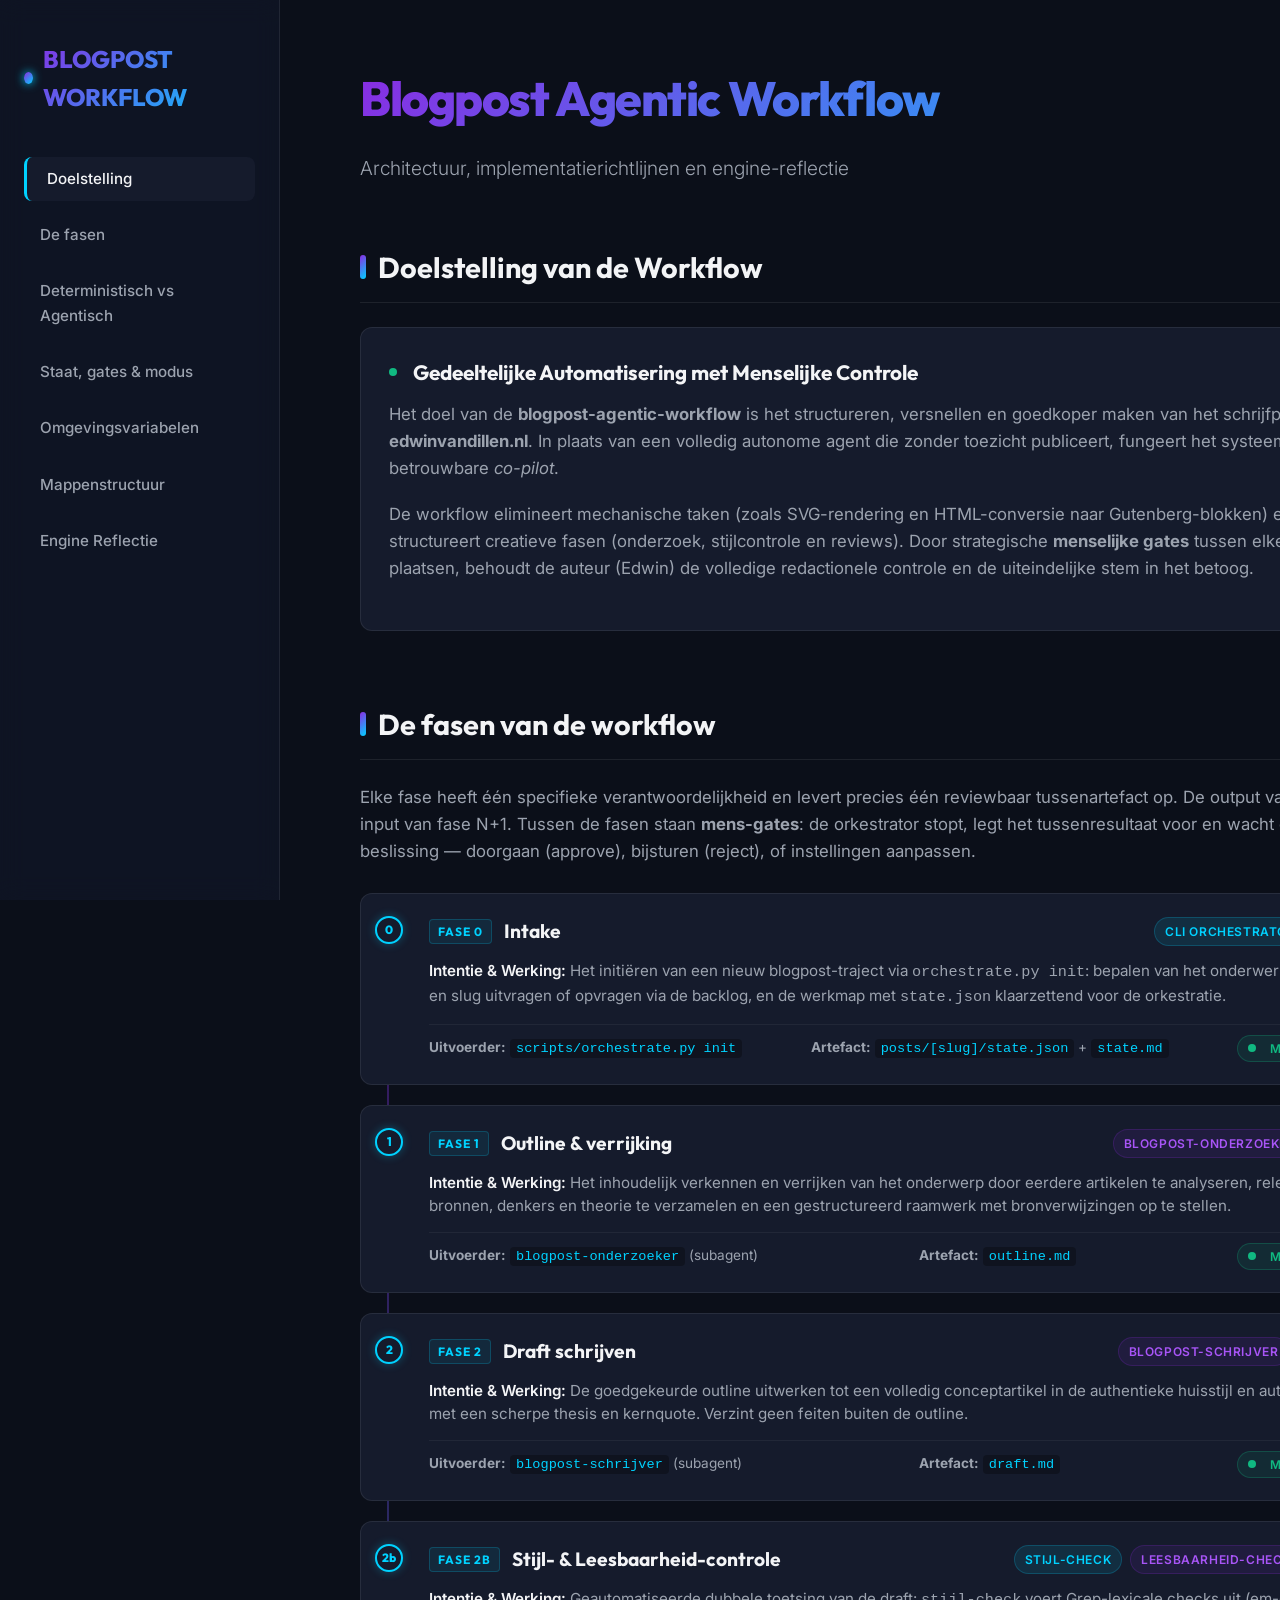
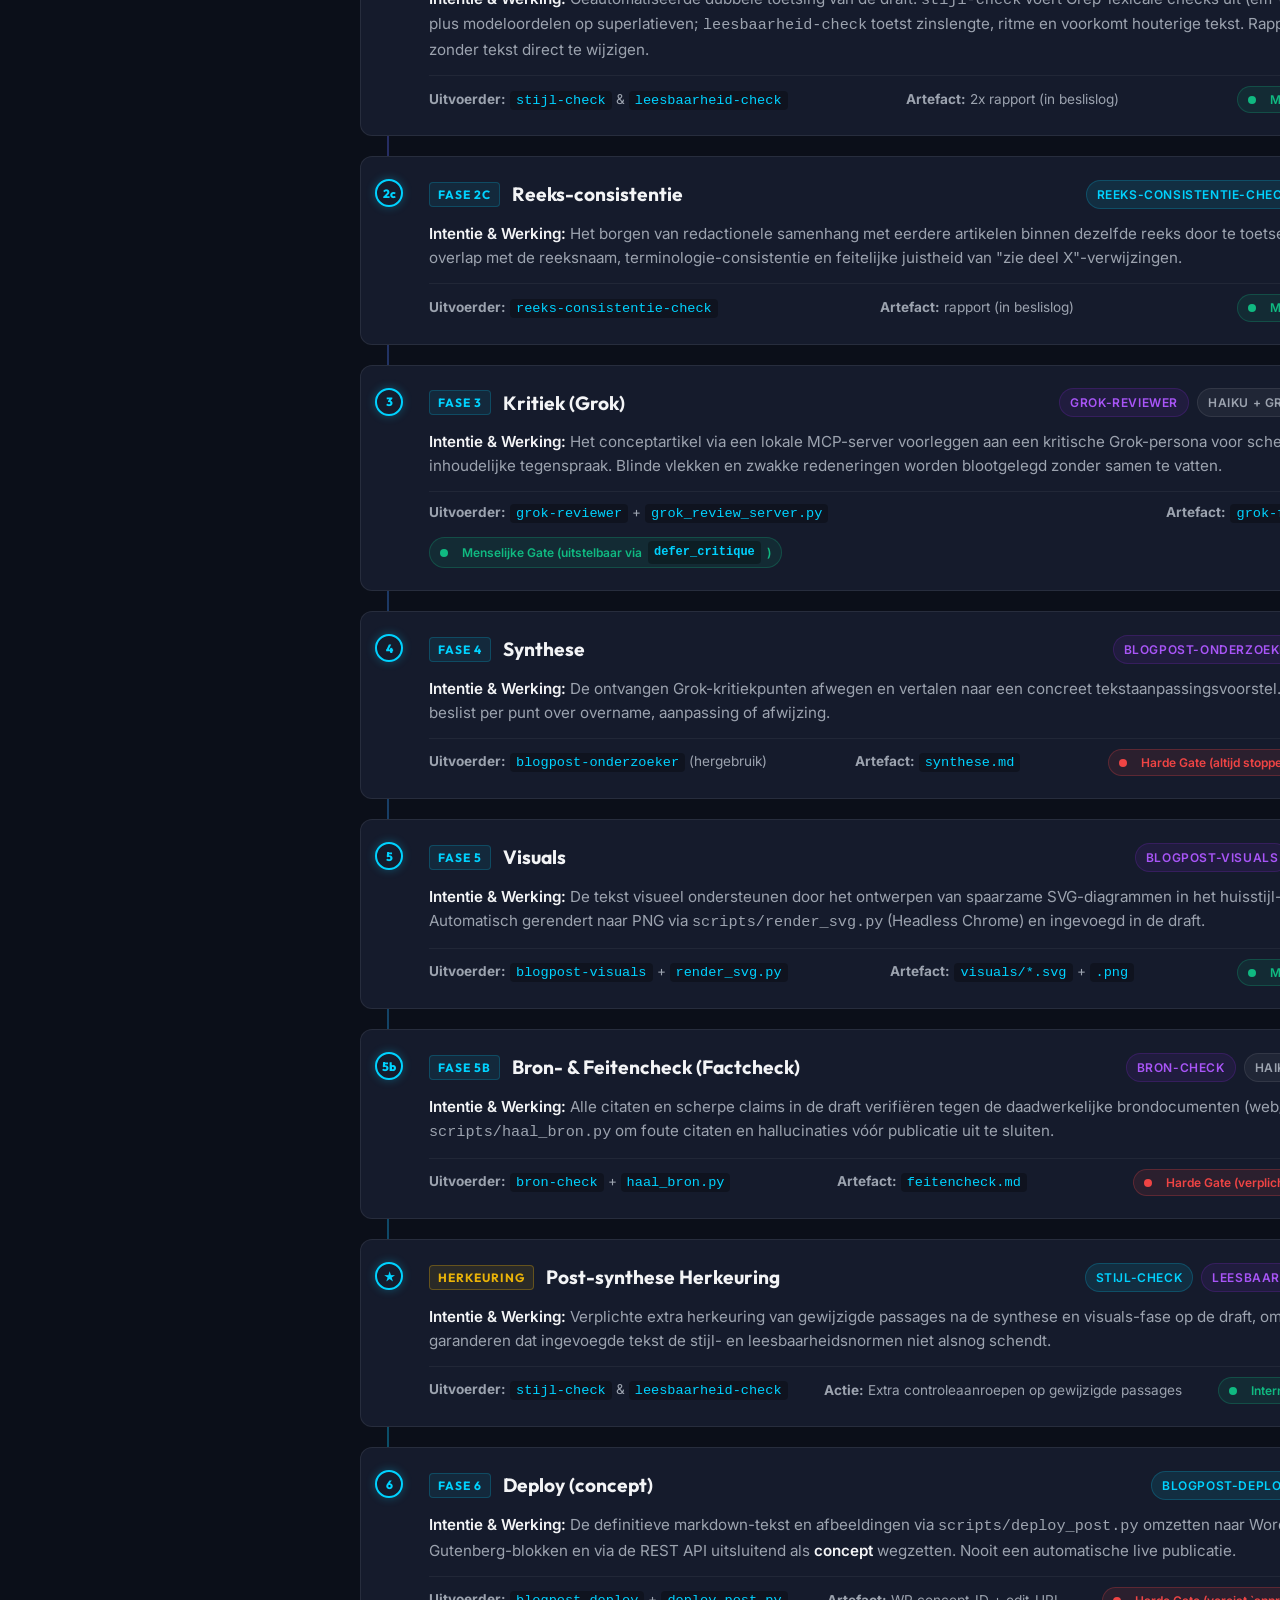
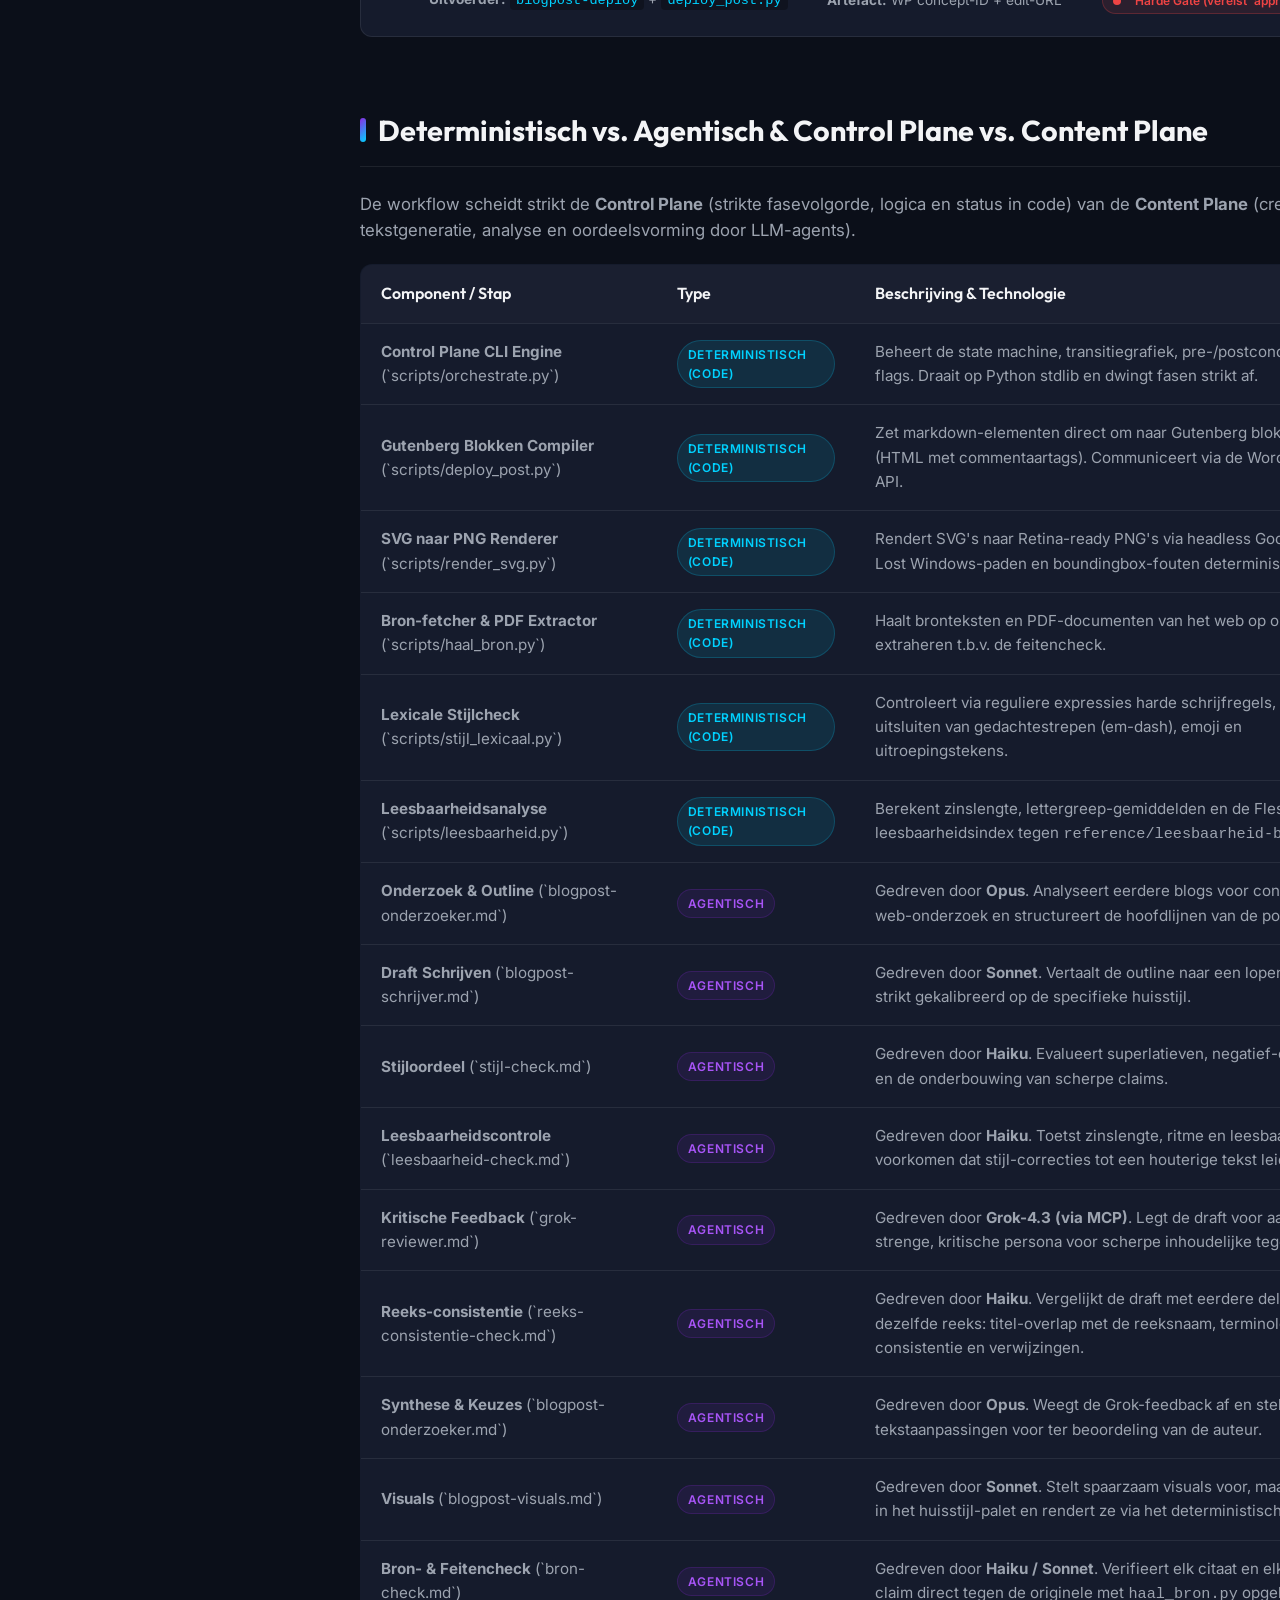
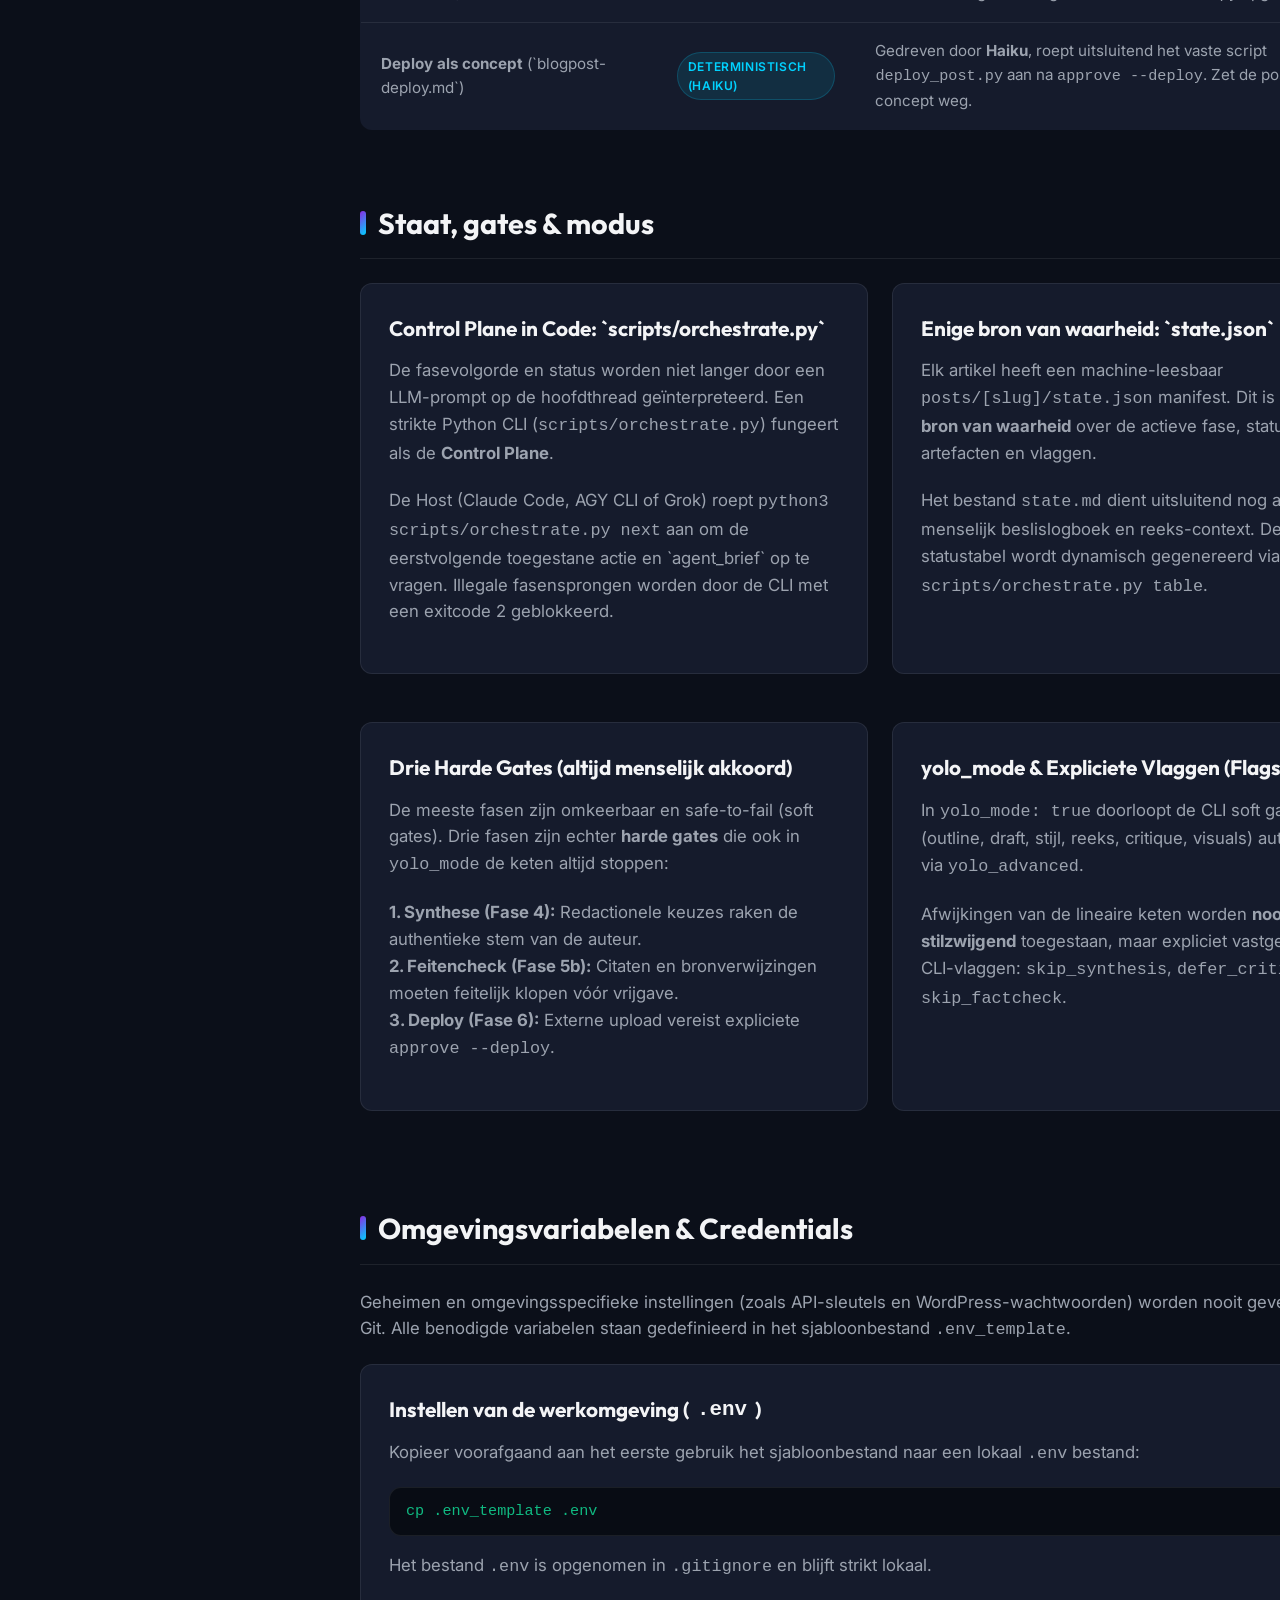
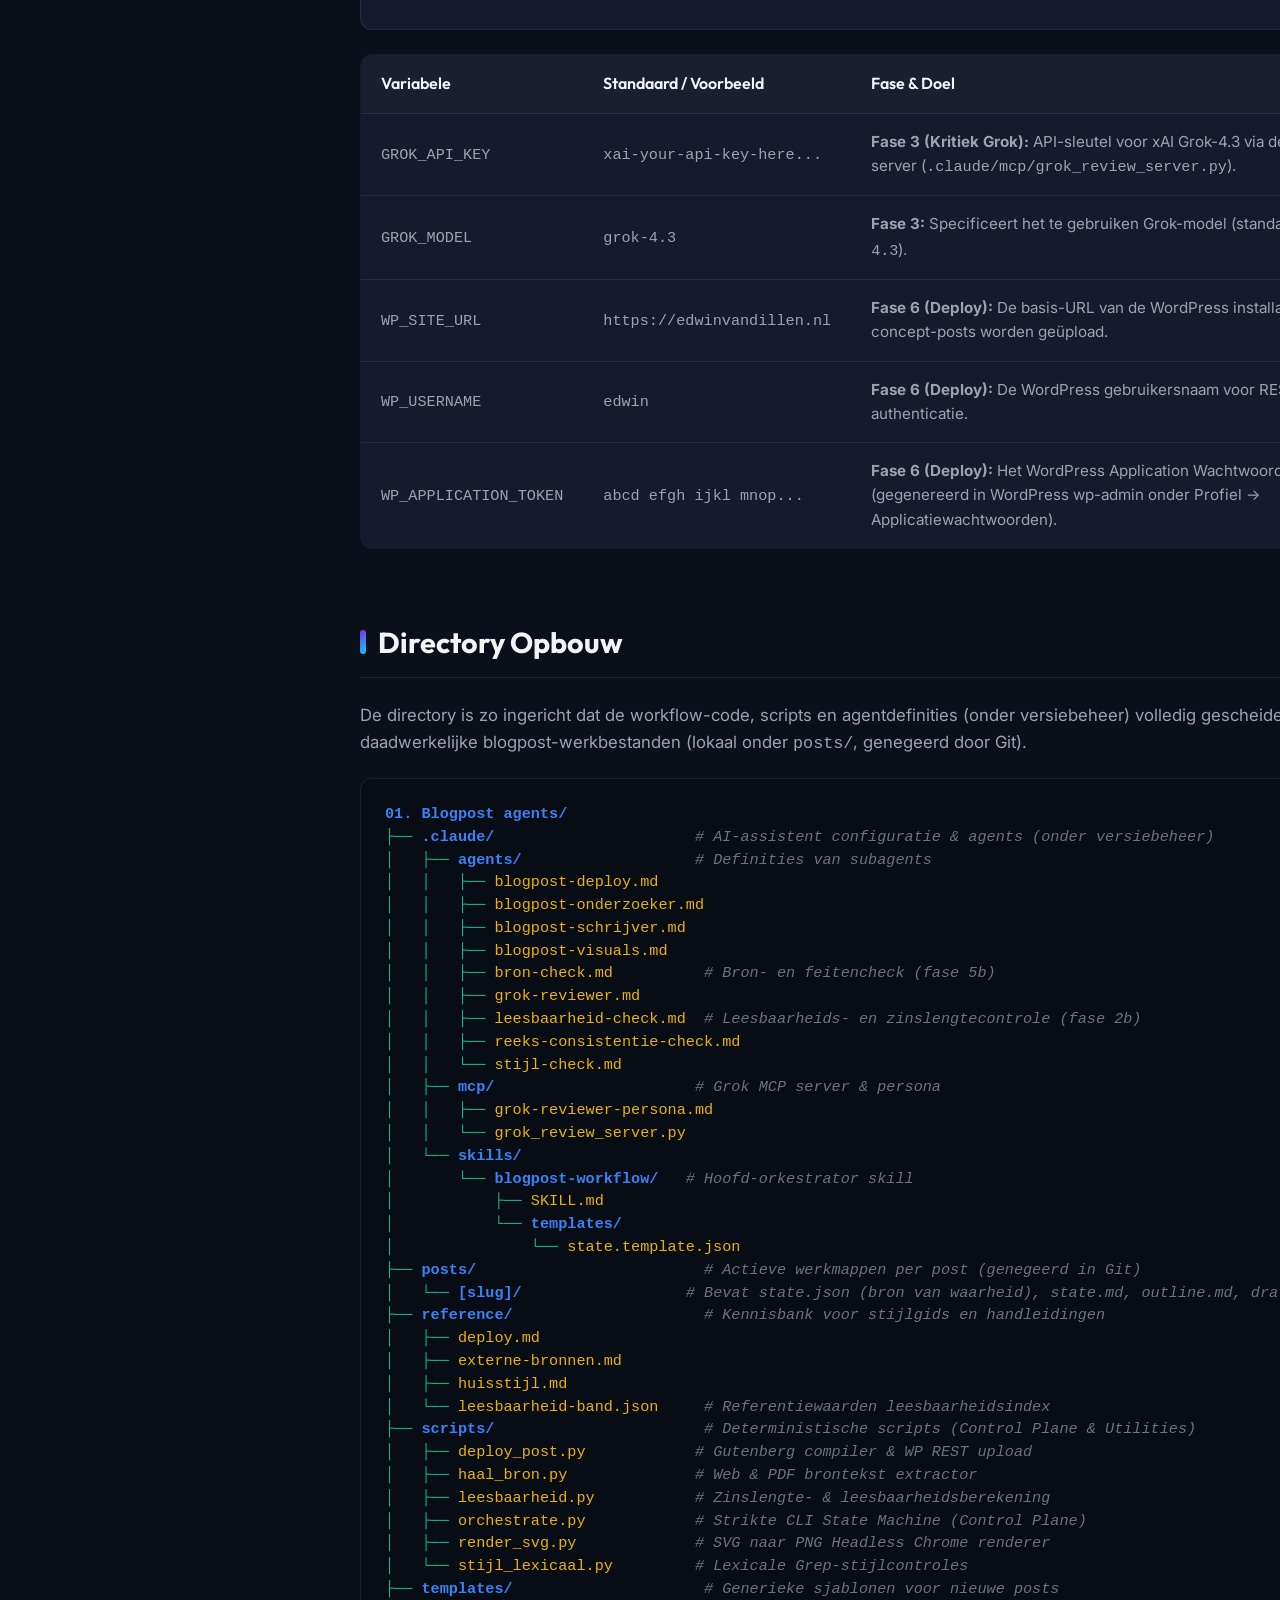
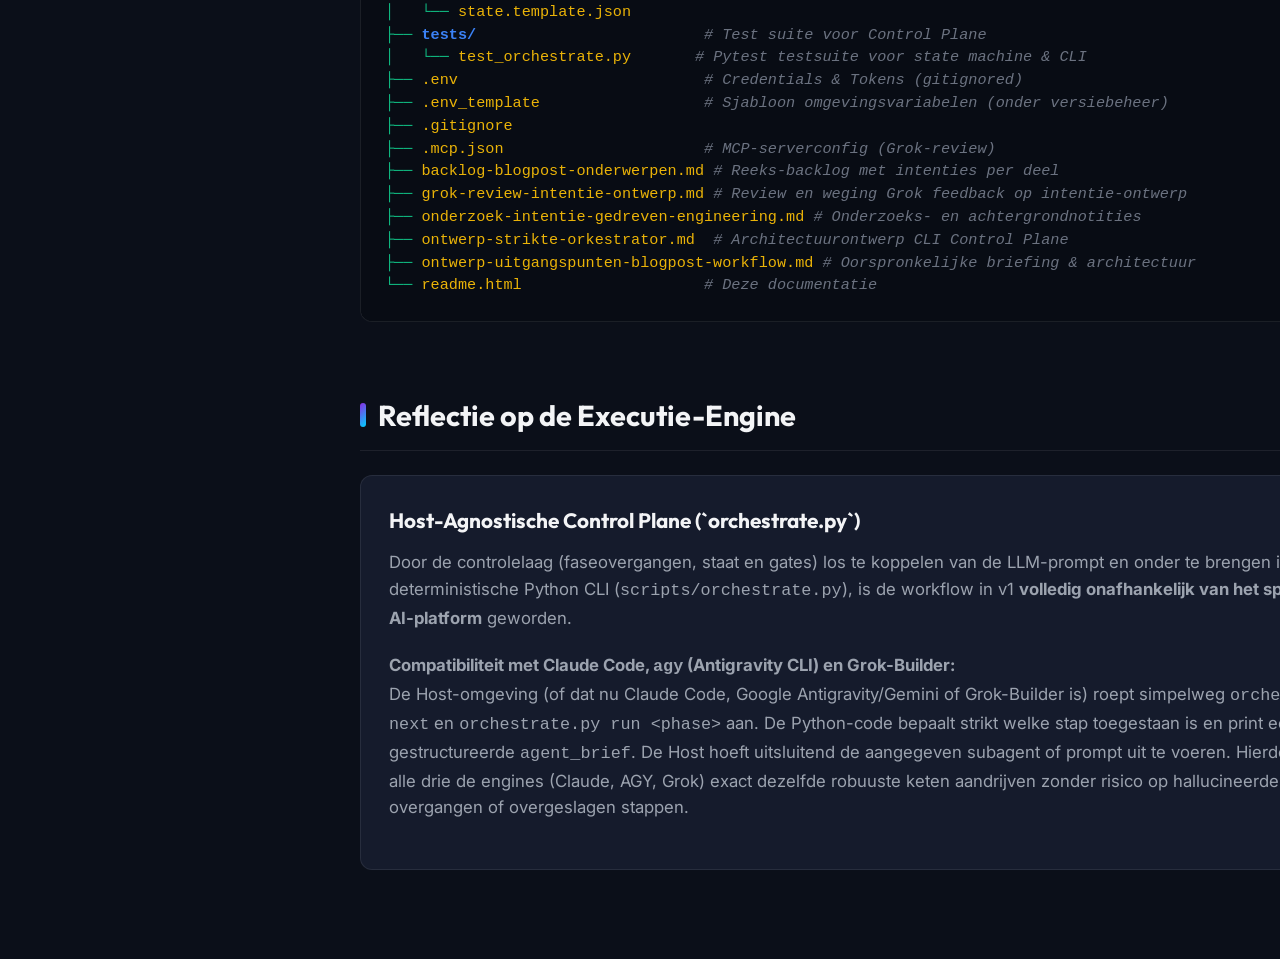
<file: readme.html>
<!DOCTYPE html>
<html lang="nl">
<head>
    <meta charset="UTF-8">
    <meta name="viewport" content="width=device-width, initial-scale=1.0">
    <title>Blogpost Agentic Workflow - Documentatie</title>
    <!-- Google Fonts: Outfit & Inter -->
    <link rel="preconnect" href="https://fonts.googleapis.com">
    <link rel="preconnect" href="https://fonts.gstatic.com" crossorigin>
    <link href="https://fonts.googleapis.com/css2?family=Inter:wght@300;400;500;600&family=Outfit:wght@400;500;600;700;800&display=swap" rel="stylesheet">
    <style>
        :root {
            --bg-color: #0b0f19;
            --card-bg: #151b2c;
            --card-hover-bg: #1a2238;
            --text-main: #f3f4f6;
            --text-muted: #9ca3af;
            --accent-primary: #8a2be2;
            --accent-secondary: #00d2ff;
            --accent-gradient: linear-gradient(135deg, #8a2be2 0%, #00d2ff 100%);
            --border-color: rgba(255, 255, 255, 0.08);
            --border-hover: rgba(255, 255, 255, 0.15);
            --glow-color: rgba(138, 43, 226, 0.15);
        }

        * {
            box-sizing: border-box;
            margin: 0;
            padding: 0;
        }

        body {
            font-family: 'Inter', sans-serif;
            background-color: var(--bg-color);
            color: var(--text-main);
            line-height: 1.6;
            padding: 0;
            overflow-x: hidden;
        }

        /* Layout */
        .wrapper {
            display: flex;
            min-height: 100vh;
        }

        /* Sidebar Navigation */
        aside {
            width: 280px;
            background-color: rgba(15, 22, 38, 0.8);
            border-right: 1px solid var(--border-color);
            padding: 40px 24px;
            position: fixed;
            height: 100vh;
            overflow-y: auto;
            backdrop-filter: blur(12px);
            z-index: 10;
        }

        .logo {
            font-family: 'Outfit', sans-serif;
            font-size: 1.5rem;
            font-weight: 800;
            background: var(--accent-gradient);
            -webkit-background-clip: text;
            -webkit-text-fill-color: transparent;
            margin-bottom: 40px;
            display: flex;
            align-items: center;
            gap: 10px;
        }

        .logo::before {
            content: '';
            display: inline-block;
            width: 12px;
            height: 12px;
            border-radius: 50%;
            background: var(--accent-gradient);
            box-shadow: 0 0 10px var(--accent-secondary);
        }

        nav ul {
            list-style: none;
        }

        nav li {
            margin-bottom: 12px;
        }

        nav a {
            color: var(--text-muted);
            text-decoration: none;
            font-size: 0.95rem;
            font-weight: 500;
            display: flex;
            align-items: center;
            padding: 10px 16px;
            border-radius: 8px;
            transition: all 0.3s ease;
        }

        nav a:hover, nav a.active {
            color: var(--text-main);
            background-color: var(--card-bg);
            border-left: 3px solid var(--accent-secondary);
            padding-left: 20px;
        }

        /* Main Content */
        main {
            margin-left: 280px;
            flex: 1;
            padding: 60px 80px;
            max-width: 1200px;
        }

        header {
            margin-bottom: 60px;
            position: relative;
        }

        h1 {
            font-family: 'Outfit', sans-serif;
            font-size: 3rem;
            font-weight: 800;
            margin-bottom: 16px;
            letter-spacing: -0.03em;
            background: var(--accent-gradient);
            -webkit-background-clip: text;
            -webkit-text-fill-color: transparent;
        }

        .subtitle {
            font-size: 1.2rem;
            color: var(--text-muted);
            font-weight: 300;
        }

        section {
            margin-bottom: 70px;
            scroll-margin-top: 60px;
        }

        h2 {
            font-family: 'Outfit', sans-serif;
            font-size: 1.8rem;
            font-weight: 700;
            margin-bottom: 24px;
            border-bottom: 1px solid var(--border-color);
            padding-bottom: 12px;
            display: flex;
            align-items: center;
            gap: 12px;
        }

        h2::before {
            content: '';
            display: inline-block;
            width: 6px;
            height: 24px;
            border-radius: 3px;
            background: var(--accent-gradient);
        }

        p {
            color: var(--text-muted);
            margin-bottom: 20px;
            font-size: 1.05rem;
        }

        /* Cards & Grids */
        .card {
            background-color: var(--card-bg);
            border: 1px solid var(--border-color);
            border-radius: 12px;
            padding: 28px;
            margin-bottom: 24px;
            position: relative;
            overflow: hidden;
            transition: all 0.3s cubic-bezier(0.4, 0, 0.2, 1);
        }

        .card::before {
            content: '';
            position: absolute;
            top: 0;
            left: 0;
            width: 100%;
            height: 100%;
            background: linear-gradient(135deg, rgba(138, 43, 226, 0.05) 0%, rgba(0, 210, 255, 0.05) 100%);
            opacity: 0;
            transition: opacity 0.3s ease;
        }

        .card:hover {
            transform: translateY(-4px);
            border-color: var(--border-hover);
            box-shadow: 0 12px 30px var(--glow-color);
            background-color: var(--card-hover-bg);
        }

        .card:hover::before {
            opacity: 1;
        }

        .card h3 {
            font-family: 'Outfit', sans-serif;
            font-size: 1.3rem;
            margin-bottom: 12px;
            color: var(--text-main);
            display: flex;
            align-items: center;
            gap: 8px;
        }

        .grid-2 {
            display: grid;
            grid-template-columns: 1fr 1fr;
            gap: 24px;
        }

        /* Split view */
        .split {
            display: flex;
            gap: 30px;
        }

        .split-col {
            flex: 1;
        }

        /* Table design */
        table {
            width: 100%;
            border-collapse: collapse;
            margin-top: 20px;
            background-color: var(--card-bg);
            border-radius: 12px;
            overflow: hidden;
            border: 1px solid var(--border-color);
        }

        th, td {
            padding: 16px 20px;
            text-align: left;
        }

        th {
            background-color: rgba(255, 255, 255, 0.02);
            font-family: 'Outfit', sans-serif;
            font-weight: 600;
            color: var(--text-main);
            border-bottom: 1px solid var(--border-color);
        }

        td {
            border-bottom: 1px solid var(--border-color);
            color: var(--text-muted);
            font-size: 0.95rem;
        }

        tr:last-child td {
            border-bottom: none;
        }

        tr:hover td {
            color: var(--text-main);
            background-color: rgba(255, 255, 255, 0.01);
        }

        /* Directory structure styling */
        .dir-tree {
            font-family: 'Courier New', Courier, monospace;
            background-color: #080c14;
            border: 1px solid var(--border-color);
            border-radius: 12px;
            padding: 24px;
            color: #10b981;
            font-size: 0.95rem;
            line-height: 1.5;
            overflow-x: auto;
            white-space: pre;
        }

        .dir-tree .comment {
            color: #6b7280;
            font-style: italic;
        }

        .dir-tree .folder {
            color: #3b82f6;
            font-weight: bold;
        }

        .dir-tree .file {
            color: #eab308;
        }

        /* Badge component */
        .badge {
            display: inline-block;
            padding: 4px 10px;
            border-radius: 9999px;
            font-size: 0.75rem;
            font-weight: 600;
            text-transform: uppercase;
            letter-spacing: 0.05em;
        }

        .badge-det {
            background-color: rgba(0, 210, 255, 0.1);
            color: var(--accent-secondary);
            border: 1px solid rgba(0, 210, 255, 0.2);
        }

        .badge-agent {
            background-color: rgba(138, 43, 226, 0.1);
            color: #a855f7;
            border: 1px solid rgba(138, 43, 226, 0.2);
        }

        /* Interactive pulse dot */
        .pulse {
            width: 8px;
            height: 8px;
            border-radius: 50%;
            background: #10b981;
            box-shadow: 0 0 0 0 rgba(16, 185, 129, 0.7);
            animation: pulse-animation 2s infinite;
            display: inline-block;
            margin-right: 8px;
        }

        @keyframes pulse-animation {
            0% {
                transform: scale(0.95);
                box-shadow: 0 0 0 0 rgba(16, 185, 129, 0.7);
            }
            70% {
                transform: scale(1);
                box-shadow: 0 0 0 6px rgba(16, 185, 129, 0);
            }
            100% {
                transform: scale(0.95);
                box-shadow: 0 0 0 0 rgba(16, 185, 129, 0);
            }
        }

        /* Verticale Fasering Lijst */
        .vertical-phase-list {
            display: flex;
            flex-direction: column;
            gap: 20px;
            margin-top: 28px;
            margin-bottom: 40px;
            position: relative;
        }

        .vertical-phase-list::before {
            content: '';
            position: absolute;
            top: 24px;
            bottom: 24px;
            left: 27px;
            width: 2px;
            background: linear-gradient(180deg, var(--accent-primary) 0%, var(--accent-secondary) 100%);
            opacity: 0.35;
            z-index: 1;
        }

        .vertical-phase-item {
            position: relative;
            background-color: var(--card-bg);
            border: 1px solid var(--border-color);
            border-radius: 12px;
            padding: 22px 26px 22px 68px;
            transition: all 0.3s cubic-bezier(0.4, 0, 0.2, 1);
            z-index: 2;
        }

        .vertical-phase-item:hover {
            background-color: var(--card-hover-bg);
            border-color: var(--border-hover);
            box-shadow: 0 8px 25px var(--glow-color);
            transform: translateX(4px);
        }

        .vertical-phase-marker {
            position: absolute;
            left: 14px;
            top: 22px;
            width: 28px;
            height: 28px;
            border-radius: 50%;
            background: var(--card-bg);
            border: 2px solid var(--accent-secondary);
            color: var(--accent-secondary);
            display: flex;
            align-items: center;
            justify-content: center;
            font-family: 'Outfit', sans-serif;
            font-size: 0.75rem;
            font-weight: 800;
            box-shadow: 0 0 10px rgba(0, 210, 255, 0.3);
            z-index: 3;
        }

        .vertical-phase-content {
            display: flex;
            flex-direction: column;
            gap: 8px;
        }

        .vertical-phase-header {
            display: flex;
            align-items: center;
            justify-content: space-between;
            flex-wrap: wrap;
            gap: 12px;
        }

        .vertical-phase-title-group {
            display: flex;
            align-items: center;
            gap: 12px;
        }

        .vertical-phase-nr {
            font-family: 'Outfit', sans-serif;
            font-size: 0.75rem;
            font-weight: 700;
            text-transform: uppercase;
            letter-spacing: 0.08em;
            color: var(--accent-secondary);
            background: rgba(0, 210, 255, 0.08);
            padding: 2px 8px;
            border-radius: 4px;
            border: 1px solid rgba(0, 210, 255, 0.2);
        }

        .vertical-phase-item h4 {
            font-family: 'Outfit', sans-serif;
            font-size: 1.2rem;
            color: var(--text-main);
            font-weight: 700;
            margin: 0;
        }

        .vertical-phase-badges {
            display: flex;
            align-items: center;
            gap: 8px;
        }

        .vertical-phase-intentie {
            font-size: 0.95rem;
            color: var(--text-muted);
            line-height: 1.55;
            margin-top: 4px;
        }

        .vertical-phase-intentie strong {
            color: var(--text-main);
            font-weight: 600;
        }

        .vertical-phase-meta {
            display: flex;
            flex-wrap: wrap;
            align-items: center;
            justify-content: space-between;
            gap: 12px;
            font-size: 0.85rem;
            color: var(--text-muted);
            padding-top: 10px;
            margin-top: 6px;
            border-top: 1px solid rgba(255, 255, 255, 0.05);
        }

        .vertical-phase-meta code {
            color: var(--accent-secondary);
            font-family: 'Courier New', Courier, monospace;
            background: rgba(0, 0, 0, 0.3);
            padding: 2px 6px;
            border-radius: 4px;
        }

        .vertical-phase-gate-badge {
            display: inline-flex;
            align-items: center;
            gap: 6px;
            font-size: 0.75rem;
            font-weight: 600;
            color: #10b981;
            background-color: rgba(16, 185, 129, 0.1);
            border: 1px solid rgba(16, 185, 129, 0.25);
            padding: 3px 10px;
            border-radius: 999px;
        }

        .badge-model {
            background-color: rgba(255, 255, 255, 0.05);
            color: var(--text-muted);
            border: 1px solid var(--border-color);
        }

        @media (max-width: 600px) {
            .vertical-phase-item {
                padding-left: 54px;
            }
            .vertical-phase-list::before {
                left: 21px;
            }
            .vertical-phase-marker {
                left: 8px;
                width: 26px;
                height: 26px;
            }
        }

        @media (max-width: 900px) {
            aside {
                display: none;
            }
            main {
                margin-left: 0;
                padding: 40px 24px;
            }
            .grid-2 {
                grid-template-columns: 1fr;
            }
        }
    </style>
</head>
<body>

    <div class="wrapper">
        <!-- Sidebar -->
        <aside>
            <div class="logo">BLOGPOST WORKFLOW</div>
            <nav>
                <ul>
                    <li><a href="#doelstelling" class="active">Doelstelling</a></li>
                    <li><a href="#fasen">De fasen</a></li>
                    <li><a href="#architectuur">Deterministisch vs Agentisch</a></li>
                    <li><a href="#implementatie">Staat, gates &amp; modus</a></li>
                    <li><a href="#omgevingsvariabelen">Omgevingsvariabelen</a></li>
                    <li><a href="#mappenstructuur">Mappenstructuur</a></li>
                    <li><a href="#reflectie">Engine Reflectie</a></li>
                </ul>
            </nav>
        </aside>

        <!-- Main Content -->
        <main>
            <header>
                <h1>Blogpost Agentic Workflow</h1>
                <div class="subtitle">Architectuur, implementatierichtlijnen en engine-reflectie</div>
            </header>

            <!-- 1. Doelstelling -->
            <section id="doelstelling">
                <h2>Doelstelling van de Workflow</h2>
                <div class="card">
                    <h3><span class="pulse"></span>Gedeeltelijke Automatisering met Menselijke Controle</h3>
                    <p>Het doel van de <strong>blogpost-agentic-workflow</strong> is het structureren, versnellen en goedkoper maken van het schrijfproces voor <strong>edwinvandillen.nl</strong>. In plaats van een volledig autonome agent die zonder toezicht publiceert, fungeert het systeem als een betrouwbare <em>co-pilot</em>.</p>
                    <p>De workflow elimineert mechanische taken (zoals SVG-rendering en HTML-conversie naar Gutenberg-blokken) en structureert creatieve fasen (onderzoek, stijlcontrole en reviews). Door strategische <strong>menselijke gates</strong> tussen elke stap te plaatsen, behoudt de auteur (Edwin) de volledige redactionele controle en de uiteindelijke stem in het betoog.</p>
                </div>
            </section>

            <!-- 1b. De fasen: visuele tijdslijn -->
            <section id="fasen">
                <h2>De fasen van de workflow</h2>
                <p>Elke fase heeft één specifieke verantwoordelijkheid en levert precies één reviewbaar tussenartefact op. De output van fase N is de input van fase N+1. Tussen de fasen staan <strong>mens-gates</strong>: de orkestrator stopt, legt het tussenresultaat voor en wacht op een beslissing &mdash; doorgaan (approve), bijsturen (reject), of instellingen aanpassen.</p>

                <div class="vertical-phase-list">
                    <div class="vertical-phase-item">
                        <div class="vertical-phase-marker">0</div>
                        <div class="vertical-phase-content">
                            <div class="vertical-phase-header">
                                <div class="vertical-phase-title-group">
                                    <span class="vertical-phase-nr">Fase 0</span>
                                    <h4>Intake</h4>
                                </div>
                                <div class="vertical-phase-badges">
                                    <span class="badge badge-det">CLI Orchestrator</span>
                                    <span class="badge badge-model">Opus</span>
                                </div>
                            </div>
                            <div class="vertical-phase-intentie">
                                <strong>Intentie &amp; Werking:</strong> Het initiëren van een nieuw blogpost-traject via <code>orchestrate.py init</code>: bepalen van het onderwerp, werktitel en slug uitvragen of opvragen via de backlog, en de werkmap met <code>state.json</code> klaarzettend voor de orkestratie.
                            </div>
                            <div class="vertical-phase-meta">
                                <span><strong>Uitvoerder:</strong> <code>scripts/orchestrate.py init</code></span>
                                <span><strong>Artefact:</strong> <code>posts/[slug]/state.json</code> + <code>state.md</code></span>
                                <span class="vertical-phase-gate-badge"><span class="pulse"></span>Menselijke Gate</span>
                            </div>
                        </div>
                    </div>

                    <div class="vertical-phase-item">
                        <div class="vertical-phase-marker">1</div>
                        <div class="vertical-phase-content">
                            <div class="vertical-phase-header">
                                <div class="vertical-phase-title-group">
                                    <span class="vertical-phase-nr">Fase 1</span>
                                    <h4>Outline &amp; verrijking</h4>
                                </div>
                                <div class="vertical-phase-badges">
                                    <span class="badge badge-agent">blogpost-onderzoeker</span>
                                    <span class="badge badge-model">Opus</span>
                                </div>
                            </div>
                            <div class="vertical-phase-intentie">
                                <strong>Intentie &amp; Werking:</strong> Het inhoudelijk verkennen en verrijken van het onderwerp door eerdere artikelen te analyseren, relevante bronnen, denkers en theorie te verzamelen en een gestructureerd raamwerk met bronverwijzingen op te stellen.
                            </div>
                            <div class="vertical-phase-meta">
                                <span><strong>Uitvoerder:</strong> <code>blogpost-onderzoeker</code> (subagent)</span>
                                <span><strong>Artefact:</strong> <code>outline.md</code></span>
                                <span class="vertical-phase-gate-badge"><span class="pulse"></span>Menselijke Gate</span>
                            </div>
                        </div>
                    </div>

                    <div class="vertical-phase-item">
                        <div class="vertical-phase-marker">2</div>
                        <div class="vertical-phase-content">
                            <div class="vertical-phase-header">
                                <div class="vertical-phase-title-group">
                                    <span class="vertical-phase-nr">Fase 2</span>
                                    <h4>Draft schrijven</h4>
                                </div>
                                <div class="vertical-phase-badges">
                                    <span class="badge badge-agent">blogpost-schrijver</span>
                                    <span class="badge badge-model">Sonnet</span>
                                </div>
                            </div>
                            <div class="vertical-phase-intentie">
                                <strong>Intentie &amp; Werking:</strong> De goedgekeurde outline uitwerken tot een volledig conceptartikel in de authentieke huisstijl en auteurstem, met een scherpe thesis en kernquote. Verzint geen feiten buiten de outline.
                            </div>
                            <div class="vertical-phase-meta">
                                <span><strong>Uitvoerder:</strong> <code>blogpost-schrijver</code> (subagent)</span>
                                <span><strong>Artefact:</strong> <code>draft.md</code></span>
                                <span class="vertical-phase-gate-badge"><span class="pulse"></span>Menselijke Gate</span>
                            </div>
                        </div>
                    </div>

                    <div class="vertical-phase-item">
                        <div class="vertical-phase-marker">2b</div>
                        <div class="vertical-phase-content">
                            <div class="vertical-phase-header">
                                <div class="vertical-phase-title-group">
                                    <span class="vertical-phase-nr">Fase 2b</span>
                                    <h4>Stijl- &amp; Leesbaarheid-controle</h4>
                                </div>
                                <div class="vertical-phase-badges">
                                    <span class="badge badge-det">stijl-check</span>
                                    <span class="badge badge-agent">leesbaarheid-check</span>
                                    <span class="badge badge-model">Haiku</span>
                                </div>
                            </div>
                            <div class="vertical-phase-intentie">
                                <strong>Intentie &amp; Werking:</strong> Geautomatiseerde dubbele toetsing van de draft: <code>stijl-check</code> voert Grep-lexicale checks uit (em-dash, emoji) plus modeloordelen op superlatieven; <code>leesbaarheid-check</code> toetst zinslengte, ritme en voorkomt houterige tekst. Rapporteert zonder tekst direct te wijzigen.
                            </div>
                            <div class="vertical-phase-meta">
                                <span><strong>Uitvoerder:</strong> <code>stijl-check</code> &amp; <code>leesbaarheid-check</code></span>
                                <span><strong>Artefact:</strong> 2x rapport (in beslislog)</span>
                                <span class="vertical-phase-gate-badge"><span class="pulse"></span>Menselijke Gate</span>
                            </div>
                        </div>
                    </div>

                    <div class="vertical-phase-item">
                        <div class="vertical-phase-marker">2c</div>
                        <div class="vertical-phase-content">
                            <div class="vertical-phase-header">
                                <div class="vertical-phase-title-group">
                                    <span class="vertical-phase-nr">Fase 2c</span>
                                    <h4>Reeks-consistentie</h4>
                                </div>
                                <div class="vertical-phase-badges">
                                    <span class="badge badge-det">reeks-consistentie-check</span>
                                    <span class="badge badge-model">Haiku</span>
                                </div>
                            </div>
                            <div class="vertical-phase-intentie">
                                <strong>Intentie &amp; Werking:</strong> Het borgen van redactionele samenhang met eerdere artikelen binnen dezelfde reeks door te toetsen op titel-overlap met de reeksnaam, terminologie-consistentie en feitelijke juistheid van "zie deel X"-verwijzingen.
                            </div>
                            <div class="vertical-phase-meta">
                                <span><strong>Uitvoerder:</strong> <code>reeks-consistentie-check</code></span>
                                <span><strong>Artefact:</strong> rapport (in beslislog)</span>
                                <span class="vertical-phase-gate-badge"><span class="pulse"></span>Menselijke Gate</span>
                            </div>
                        </div>
                    </div>

                    <div class="vertical-phase-item">
                        <div class="vertical-phase-marker">3</div>
                        <div class="vertical-phase-content">
                            <div class="vertical-phase-header">
                                <div class="vertical-phase-title-group">
                                    <span class="vertical-phase-nr">Fase 3</span>
                                    <h4>Kritiek (Grok)</h4>
                                </div>
                                <div class="vertical-phase-badges">
                                    <span class="badge badge-agent">grok-reviewer</span>
                                    <span class="badge badge-model">Haiku + Grok-4.3 MCP</span>
                                </div>
                            </div>
                            <div class="vertical-phase-intentie">
                                <strong>Intentie &amp; Werking:</strong> Het conceptartikel via een lokale MCP-server voorleggen aan een kritische Grok-persona voor scherpe inhoudelijke tegenspraak. Blinde vlekken en zwakke redeneringen worden blootgelegd zonder samen te vatten.
                            </div>
                            <div class="vertical-phase-meta">
                                <span><strong>Uitvoerder:</strong> <code>grok-reviewer</code> + <code>grok_review_server.py</code></span>
                                <span><strong>Artefact:</strong> <code>grok-feedback.md</code></span>
                                <span class="vertical-phase-gate-badge"><span class="pulse"></span>Menselijke Gate (uitstelbaar via <code>defer_critique</code>)</span>
                            </div>
                        </div>
                    </div>

                    <div class="vertical-phase-item">
                        <div class="vertical-phase-marker">4</div>
                        <div class="vertical-phase-content">
                            <div class="vertical-phase-header">
                                <div class="vertical-phase-title-group">
                                    <span class="vertical-phase-nr">Fase 4</span>
                                    <h4>Synthese</h4>
                                </div>
                                <div class="vertical-phase-badges">
                                    <span class="badge badge-agent">blogpost-onderzoeker</span>
                                    <span class="badge badge-model">Opus</span>
                                </div>
                            </div>
                            <div class="vertical-phase-intentie">
                                <strong>Intentie &amp; Werking:</strong> De ontvangen Grok-kritiekpunten afwegen en vertalen naar een concreet tekstaanpassingsvoorstel. De auteur beslist per punt over overname, aanpassing of afwijzing.
                            </div>
                            <div class="vertical-phase-meta">
                                <span><strong>Uitvoerder:</strong> <code>blogpost-onderzoeker</code> (hergebruik)</span>
                                <span><strong>Artefact:</strong> <code>synthese.md</code></span>
                                <span class="vertical-phase-gate-badge" style="color: #ef4444; background: rgba(239, 68, 68, 0.1); border-color: rgba(239, 68, 68, 0.25);"><span class="pulse" style="background:#ef4444; box-shadow:0 0 0 0 rgba(239,68,68,0.7);"></span>Harde Gate (altijd stoppen, ook in Yolo)</span>
                            </div>
                        </div>
                    </div>

                    <div class="vertical-phase-item">
                        <div class="vertical-phase-marker">5</div>
                        <div class="vertical-phase-content">
                            <div class="vertical-phase-header">
                                <div class="vertical-phase-title-group">
                                    <span class="vertical-phase-nr">Fase 5</span>
                                    <h4>Visuals</h4>
                                </div>
                                <div class="vertical-phase-badges">
                                    <span class="badge badge-agent">blogpost-visuals</span>
                                    <span class="badge badge-model">Sonnet</span>
                                </div>
                            </div>
                            <div class="vertical-phase-intentie">
                                <strong>Intentie &amp; Werking:</strong> De tekst visueel ondersteunen door het ontwerpen van spaarzame SVG-diagrammen in het huisstijl-palet. Automatisch gerendert naar PNG via <code>scripts/render_svg.py</code> (Headless Chrome) en ingevoegd in de draft.
                            </div>
                            <div class="vertical-phase-meta">
                                <span><strong>Uitvoerder:</strong> <code>blogpost-visuals</code> + <code>render_svg.py</code></span>
                                <span><strong>Artefact:</strong> <code>visuals/*.svg</code> + <code>.png</code></span>
                                <span class="vertical-phase-gate-badge"><span class="pulse"></span>Menselijke Gate</span>
                            </div>
                        </div>
                    </div>

                    <div class="vertical-phase-item">
                        <div class="vertical-phase-marker">5b</div>
                        <div class="vertical-phase-content">
                            <div class="vertical-phase-header">
                                <div class="vertical-phase-title-group">
                                    <span class="vertical-phase-nr">Fase 5b</span>
                                    <h4>Bron- &amp; Feitencheck (Factcheck)</h4>
                                </div>
                                <div class="vertical-phase-badges">
                                    <span class="badge badge-agent">bron-check</span>
                                    <span class="badge badge-model">Haiku / Sonnet</span>
                                </div>
                            </div>
                            <div class="vertical-phase-intentie">
                                <strong>Intentie &amp; Werking:</strong> Alle citaten en scherpe claims in de draft verifiëren tegen de daadwerkelijke brondocumenten (web/PDF) via <code>scripts/haal_bron.py</code> om foute citaten en hallucinaties vóór publicatie uit te sluiten.
                            </div>
                            <div class="vertical-phase-meta">
                                <span><strong>Uitvoerder:</strong> <code>bron-check</code> + <code>haal_bron.py</code></span>
                                <span><strong>Artefact:</strong> <code>feitencheck.md</code></span>
                                <span class="vertical-phase-gate-badge" style="color: #ef4444; background: rgba(239, 68, 68, 0.1); border-color: rgba(239, 68, 68, 0.25);"><span class="pulse" style="background:#ef4444; box-shadow:0 0 0 0 rgba(239,68,68,0.7);"></span>Harde Gate (verplicht vóór deploy)</span>
                            </div>
                        </div>
                    </div>

                    <div class="vertical-phase-item">
                        <div class="vertical-phase-marker">★</div>
                        <div class="vertical-phase-content">
                            <div class="vertical-phase-header">
                                <div class="vertical-phase-title-group">
                                    <span class="vertical-phase-nr" style="color: #eab308; background: rgba(234, 179, 8, 0.1); border-color: rgba(234, 179, 8, 0.3);">Herkeuring</span>
                                    <h4>Post-synthese Herkeuring</h4>
                                </div>
                                <div class="vertical-phase-badges">
                                    <span class="badge badge-det">stijl-check</span>
                                    <span class="badge badge-agent">leesbaarheid-check</span>
                                </div>
                            </div>
                            <div class="vertical-phase-intentie">
                                <strong>Intentie &amp; Werking:</strong> Verplichte extra herkeuring van gewijzigde passages na de synthese en visuals-fase op de draft, om te garanderen dat ingevoegde tekst de stijl- en leesbaarheidsnormen niet alsnog schendt.
                            </div>
                            <div class="vertical-phase-meta">
                                <span><strong>Uitvoerder:</strong> <code>stijl-check</code> &amp; <code>leesbaarheid-check</code></span>
                                <span><strong>Actie:</strong> Extra controleaanroepen op gewijzigde passages</span>
                                <span class="vertical-phase-gate-badge"><span class="pulse"></span>Interne Hercontrole</span>
                            </div>
                        </div>
                    </div>

                    <div class="vertical-phase-item">
                        <div class="vertical-phase-marker">6</div>
                        <div class="vertical-phase-content">
                            <div class="vertical-phase-header">
                                <div class="vertical-phase-title-group">
                                    <span class="vertical-phase-nr">Fase 6</span>
                                    <h4>Deploy (concept)</h4>
                                </div>
                                <div class="vertical-phase-badges">
                                    <span class="badge badge-det">blogpost-deploy</span>
                                    <span class="badge badge-model">Haiku</span>
                                </div>
                            </div>
                            <div class="vertical-phase-intentie">
                                <strong>Intentie &amp; Werking:</strong> De definitieve markdown-tekst en afbeeldingen via <code>scripts/deploy_post.py</code> omzetten naar WordPress Gutenberg-blokken en via de REST API uitsluitend als <strong>concept</strong> wegzetten. Nooit een automatische live publicatie.
                            </div>
                            <div class="vertical-phase-meta">
                                <span><strong>Uitvoerder:</strong> <code>blogpost-deploy</code> + <code>deploy_post.py</code></span>
                                <span><strong>Artefact:</strong> WP concept-ID + edit-URL</span>
                                <span class="vertical-phase-gate-badge" style="color: #ef4444; background: rgba(239, 68, 68, 0.1); border-color: rgba(239, 68, 68, 0.25);"><span class="pulse" style="background:#ef4444; box-shadow:0 0 0 0 rgba(239,68,68,0.7);"></span>Harde Gate (vereist `approve --deploy`)</span>
                            </div>
                        </div>
                    </div>
                </div>
            </section>

            <!-- 2. Deterministisch vs Agentisch -->
            <section id="architectuur">
                <h2>Deterministisch vs. Agentisch &amp; Control Plane vs. Content Plane</h2>
                <p>De workflow scheidt strikt de <strong>Control Plane</strong> (strikte fasevolgorde, logica en status in code) van de <strong>Content Plane</strong> (creatieve tekstgeneratie, analyse en oordeelsvorming door LLM-agents).</p>
                
                <table>
                    <thead>
                        <tr>
                            <th>Component / Stap</th>
                            <th>Type</th>
                            <th>Beschrijving &amp; Technologie</th>
                        </tr>
                    </thead>
                    <tbody>
                        <tr>
                            <td><strong>Control Plane CLI Engine</strong> (`scripts/orchestrate.py`)</td>
                            <td><span class="badge badge-det">Deterministisch (Code)</span></td>
                            <td>Beheert de state machine, transitiegrafiek, pre-/postconditions en flags. Draait op Python stdlib en dwingt fasen strikt af.</td>
                        </tr>
                        <tr>
                            <td><strong>Gutenberg Blokken Compiler</strong> (`scripts/deploy_post.py`)</td>
                            <td><span class="badge badge-det">Deterministisch (Code)</span></td>
                            <td>Zet markdown-elementen direct om naar Gutenberg blok-markup (HTML met commentaartags). Communiceert via de WordPress REST API.</td>
                        </tr>
                        <tr>
                            <td><strong>SVG naar PNG Renderer</strong> (`scripts/render_svg.py`)</td>
                            <td><span class="badge badge-det">Deterministisch (Code)</span></td>
                            <td>Rendert SVG's naar Retina-ready PNG's via headless Google Chrome. Lost Windows-paden en boundingbox-fouten deterministisch op.</td>
                        </tr>
                        <tr>
                            <td><strong>Bron-fetcher &amp; PDF Extractor</strong> (`scripts/haal_bron.py`)</td>
                            <td><span class="badge badge-det">Deterministisch (Code)</span></td>
                            <td>Haalt bronteksten en PDF-documenten van het web op om tekst te extraheren t.b.v. de feitencheck.</td>
                        </tr>
                        <tr>
                            <td><strong>Lexicale Stijlcheck</strong> (`scripts/stijl_lexicaal.py`)</td>
                            <td><span class="badge badge-det">Deterministisch (Code)</span></td>
                            <td>Controleert via reguliere expressies harde schrijfregels, zoals het uitsluiten van gedachtestrepen (em-dash), emoji en uitroepingstekens.</td>
                        </tr>
                        <tr>
                            <td><strong>Leesbaarheidsanalyse</strong> (`scripts/leesbaarheid.py`)</td>
                            <td><span class="badge badge-det">Deterministisch (Code)</span></td>
                            <td>Berekent zinslengte, lettergreep-gemiddelden en de Flesch-Douma leesbaarheidsindex tegen <code>reference/leesbaarheid-band.json</code>.</td>
                        </tr>
                        <tr>
                            <td><strong>Onderzoek &amp; Outline</strong> (`blogpost-onderzoeker.md`)</td>
                            <td><span class="badge badge-agent">Agentisch</span></td>
                            <td>Gedreven door <strong>Opus</strong>. Analyseert eerdere blogs voor context, doet web-onderzoek en structureert de hoofdlijnen van de post.</td>
                        </tr>
                        <tr>
                            <td><strong>Draft Schrijven</strong> (`blogpost-schrijver.md`)</td>
                            <td><span class="badge badge-agent">Agentisch</span></td>
                            <td>Gedreven door <strong>Sonnet</strong>. Vertaalt de outline naar een lopend verhaal, strikt gekalibreerd op de specifieke huisstijl.</td>
                        </tr>
                        <tr>
                            <td><strong>Stijloordeel</strong> (`stijl-check.md`)</td>
                            <td><span class="badge badge-agent">Agentisch</span></td>
                            <td>Gedreven door <strong>Haiku</strong>. Evalueert superlatieven, negatief-eerst-zinnen en de onderbouwing van scherpe claims.</td>
                        </tr>
                        <tr>
                            <td><strong>Leesbaarheidscontrole</strong> (`leesbaarheid-check.md`)</td>
                            <td><span class="badge badge-agent">Agentisch</span></td>
                            <td>Gedreven door <strong>Haiku</strong>. Toetst zinslengte, ritme en leesbaarheid om te voorkomen dat stijl-correcties tot een houterige tekst leiden.</td>
                        </tr>
                        <tr>
                            <td><strong>Kritische Feedback</strong> (`grok-reviewer.md`)</td>
                            <td><span class="badge badge-agent">Agentisch</span></td>
                            <td>Gedreven door <strong>Grok-4.3 (via MCP)</strong>. Legt de draft voor aan een strenge, kritische persona voor scherpe inhoudelijke tegenspraak.</td>
                        </tr>
                        <tr>
                            <td><strong>Reeks-consistentie</strong> (`reeks-consistentie-check.md`)</td>
                            <td><span class="badge badge-agent">Agentisch</span></td>
                            <td>Gedreven door <strong>Haiku</strong>. Vergelijkt de draft met eerdere delen van dezelfde reeks: titel-overlap met de reeksnaam, terminologie-consistentie en verwijzingen.</td>
                        </tr>
                        <tr>
                            <td><strong>Synthese &amp; Keuzes</strong> (`blogpost-onderzoeker.md`)</td>
                            <td><span class="badge badge-agent">Agentisch</span></td>
                            <td>Gedreven door <strong>Opus</strong>. Weegt de Grok-feedback af en stelt concrete tekstaanpassingen voor ter beoordeling van de auteur.</td>
                        </tr>
                        <tr>
                            <td><strong>Visuals</strong> (`blogpost-visuals.md`)</td>
                            <td><span class="badge badge-agent">Agentisch</span></td>
                            <td>Gedreven door <strong>Sonnet</strong>. Stelt spaarzaam visuals voor, maakt ze als SVG in het huisstijl-palet en rendert ze via het deterministische script.</td>
                        </tr>
                        <tr>
                            <td><strong>Bron- &amp; Feitencheck</strong> (`bron-check.md`)</td>
                            <td><span class="badge badge-agent">Agentisch</span></td>
                            <td>Gedreven door <strong>Haiku / Sonnet</strong>. Verifieert elk citaat en elke bewerende claim direct tegen de originele met <code>haal_bron.py</code> opgehaalde tekst.</td>
                        </tr>
                        <tr>
                            <td><strong>Deploy als concept</strong> (`blogpost-deploy.md`)</td>
                            <td><span class="badge badge-det">Deterministisch (Haiku)</span></td>
                            <td>Gedreven door <strong>Haiku</strong>, roept uitsluitend het vaste script <code>deploy_post.py</code> aan na <code>approve --deploy</code>. Zet de post altijd als concept weg.</td>
                        </tr>
                    </tbody>
                </table>
            </section>

            <!-- 3. Workflow Executie -->
            <section id="implementatie">
                <h2>Staat, gates &amp; modus</h2>
                <div class="grid-2">
                    <div class="card">
                        <h3>Control Plane in Code: `scripts/orchestrate.py`</h3>
                        <p>De fasevolgorde en status worden niet langer door een LLM-prompt op de hoofdthread geïnterpreteerd. Een strikte Python CLI (<code>scripts/orchestrate.py</code>) fungeert als de <strong>Control Plane</strong>.</p>
                        <p>De Host (Claude Code, AGY CLI of Grok) roept <code>python3 scripts/orchestrate.py next</code> aan om de eerstvolgende toegestane actie en `agent_brief` op te vragen. Illegale fasensprongen worden door de CLI met een exitcode 2 geblokkeerd.</p>
                    </div>
                    <div class="card">
                        <h3>Enige bron van waarheid: `state.json`</h3>
                        <p>Elk artikel heeft een machine-leesbaar <code>posts/[slug]/state.json</code> manifest. Dit is de <strong>enige bron van waarheid</strong> over de actieve fase, status, artefacten en vlaggen.</p>
                        <p>Het bestand <code>state.md</code> dient uitsluitend nog als menselijk beslislogboek en reeks-context. De statustabel wordt dynamisch gegenereerd via <code>python3 scripts/orchestrate.py table</code>.</p>
                    </div>
                    <div class="card">
                        <h3>Drie Harde Gates (altijd menselijk akkoord)</h3>
                        <p>De meeste fasen zijn omkeerbaar en safe-to-fail (soft gates). Drie fasen zijn echter <strong>harde gates</strong> die ook in <code>yolo_mode</code> de keten altijd stoppen:</p>
                        <p><strong>1. Synthese (Fase 4):</strong> Redactionele keuzes raken de authentieke stem van de auteur.<br>
                           <strong>2. Feitencheck (Fase 5b):</strong> Citaten en bronverwijzingen moeten feitelijk klopen vóór vrijgave.<br>
                           <strong>3. Deploy (Fase 6):</strong> Externe upload vereist expliciete <code>approve --deploy</code>.</p>
                    </div>
                    <div class="card">
                        <h3>yolo_mode &amp; Expliciete Vlaggen (Flags)</h3>
                        <p>In <code>yolo_mode: true</code> doorloopt de CLI soft gates (outline, draft, stijl, reeks, critique, visuals) automatisch via <code>yolo_advanced</code>.</p>
                        <p>Afwijkingen van de lineaire keten worden <strong>nooit stilzwijgend</strong> toegestaan, maar expliciet vastgelegd als CLI-vlaggen: <code>skip_synthesis</code>, <code>defer_critique</code>, <code>skip_factcheck</code>.</p>
                    </div>
                </div>
            </section>

            <!-- 3b. Omgevingsvariabelen & Credentials -->
            <section id="omgevingsvariabelen">
                <h2>Omgevingsvariabelen &amp; Credentials</h2>
                <p>Geheimen en omgevingsspecifieke instellingen (zoals API-sleutels en WordPress-wachtwoorden) worden nooit geversioneerd in Git. Alle benodigde variabelen staan gedefinieerd in het sjabloonbestand <code>.env_template</code>.</p>

                <div class="card">
                    <h3>Instellen van de werkomgeving (<code>.env</code>)</h3>
                    <p>Kopieer voorafgaand aan het eerste gebruik het sjabloonbestand naar een lokaal <code>.env</code> bestand:</p>
                    <pre class="dir-tree" style="padding: 12px 16px; margin-bottom: 16px;">cp .env_template .env</pre>
                    <p>Het bestand <code>.env</code> is opgenomen in <code>.gitignore</code> en blijft strikt lokaal.</p>
                </div>

                <table>
                    <thead>
                        <tr>
                            <th>Variabele</th>
                            <th>Standaard / Voorbeeld</th>
                            <th>Fase &amp; Doel</th>
                        </tr>
                    </thead>
                    <tbody>
                        <tr>
                            <td><code>GROK_API_KEY</code></td>
                            <td><code>xai-your-api-key-here...</code></td>
                            <td><strong>Fase 3 (Kritiek Grok):</strong> API-sleutel voor xAI Grok-4.3 via de lokale MCP server (<code>.claude/mcp/grok_review_server.py</code>).</td>
                        </tr>
                        <tr>
                            <td><code>GROK_MODEL</code></td>
                            <td><code>grok-4.3</code></td>
                            <td><strong>Fase 3:</strong> Specificeert het te gebruiken Grok-model (standaard <code>grok-4.3</code>).</td>
                        </tr>
                        <tr>
                            <td><code>WP_SITE_URL</code></td>
                            <td><code>https://edwinvandillen.nl</code></td>
                            <td><strong>Fase 6 (Deploy):</strong> De basis-URL van de WordPress installatie waarnaar concept-posts worden geüpload.</td>
                        </tr>
                        <tr>
                            <td><code>WP_USERNAME</code></td>
                            <td><code>edwin</code></td>
                            <td><strong>Fase 6 (Deploy):</strong> De WordPress gebruikersnaam voor REST API authenticatie.</td>
                        </tr>
                        <tr>
                            <td><code>WP_APPLICATION_TOKEN</code></td>
                            <td><code>abcd efgh ijkl mnop...</code></td>
                            <td><strong>Fase 6 (Deploy):</strong> Het WordPress Application Wachtwoord (gegenereerd in WordPress wp-admin onder Profiel &rarr; Applicatiewachtwoorden).</td>
                        </tr>
                    </tbody>
                </table>
            </section>

            <!-- 4. Mappenstructuur -->
            <section id="mappenstructuur">
                <h2>Directory Opbouw</h2>
                <p>De directory is zo ingericht dat de workflow-code, scripts en agentdefinities (onder versiebeheer) volledig gescheiden zijn van de daadwerkelijke blogpost-werkbestanden (lokaal onder <code>posts/</code>, genegeerd door Git).</p>
                
                <pre class="dir-tree">
<span class="folder">01. Blogpost agents/</span>
├── <span class="folder">.claude/</span>                      <span class="comment"># AI-assistent configuratie &amp; agents (onder versiebeheer)</span>
│   ├── <span class="folder">agents/</span>                   <span class="comment"># Definities van subagents</span>
│   │   ├── <span class="file">blogpost-deploy.md</span>
│   │   ├── <span class="file">blogpost-onderzoeker.md</span>
│   │   ├── <span class="file">blogpost-schrijver.md</span>
│   │   ├── <span class="file">blogpost-visuals.md</span>
│   │   ├── <span class="file">bron-check.md</span>          <span class="comment"># Bron- en feitencheck (fase 5b)</span>
│   │   ├── <span class="file">grok-reviewer.md</span>
│   │   ├── <span class="file">leesbaarheid-check.md</span>  <span class="comment"># Leesbaarheids- en zinslengtecontrole (fase 2b)</span>
│   │   ├── <span class="file">reeks-consistentie-check.md</span>
│   │   └── <span class="file">stijl-check.md</span>
│   ├── <span class="folder">mcp/</span>                      <span class="comment"># Grok MCP server &amp; persona</span>
│   │   ├── <span class="file">grok-reviewer-persona.md</span>
│   │   └── <span class="file">grok_review_server.py</span>
│   └── <span class="folder">skills/</span>
│       └── <span class="folder">blogpost-workflow/</span>   <span class="comment"># Hoofd-orkestrator skill</span>
│           ├── <span class="file">SKILL.md</span>
│           └── <span class="folder">templates/</span>
│               └── <span class="file">state.template.json</span>
├── <span class="folder">posts/</span>                         <span class="comment"># Actieve werkmappen per post (genegeerd in Git)</span>
│   └── <span class="folder">[slug]/</span>                  <span class="comment"># Bevat state.json (bron van waarheid), state.md, outline.md, draft.md, grok-feedback.md, synthese.md, feitencheck.md, visuals/</span>
├── <span class="folder">reference/</span>                     <span class="comment"># Kennisbank voor stijlgids en handleidingen</span>
│   ├── <span class="file">deploy.md</span>
│   ├── <span class="file">externe-bronnen.md</span>
│   ├── <span class="file">huisstijl.md</span>
│   └── <span class="file">leesbaarheid-band.json</span>     <span class="comment"># Referentiewaarden leesbaarheidsindex</span>
├── <span class="folder">scripts/</span>                       <span class="comment"># Deterministische scripts (Control Plane &amp; Utilities)</span>
│   ├── <span class="file">deploy_post.py</span>            <span class="comment"># Gutenberg compiler &amp; WP REST upload</span>
│   ├── <span class="file">haal_bron.py</span>              <span class="comment"># Web &amp; PDF brontekst extractor</span>
│   ├── <span class="file">leesbaarheid.py</span>           <span class="comment"># Zinslengte- &amp; leesbaarheidsberekening</span>
│   ├── <span class="file">orchestrate.py</span>            <span class="comment"># Strikte CLI State Machine (Control Plane)</span>
│   ├── <span class="file">render_svg.py</span>             <span class="comment"># SVG naar PNG Headless Chrome renderer</span>
│   └── <span class="file">stijl_lexicaal.py</span>         <span class="comment"># Lexicale Grep-stijlcontroles</span>
├── <span class="folder">templates/</span>                     <span class="comment"># Generieke sjablonen voor nieuwe posts</span>
│   └── <span class="file">state.template.json</span>
├── <span class="folder">tests/</span>                         <span class="comment"># Test suite voor Control Plane</span>
│   └── <span class="file">test_orchestrate.py</span>       <span class="comment"># Pytest testsuite voor state machine &amp; CLI</span>
├── <span class="file">.env</span>                           <span class="comment"># Credentials &amp; Tokens (gitignored)</span>
├── <span class="file">.env_template</span>                  <span class="comment"># Sjabloon omgevingsvariabelen (onder versiebeheer)</span>
├── <span class="file">.gitignore</span>
├── <span class="file">.mcp.json</span>                      <span class="comment"># MCP-serverconfig (Grok-review)</span>
├── <span class="file">backlog-blogpost-onderwerpen.md</span> <span class="comment"># Reeks-backlog met intenties per deel</span>
├── <span class="file">grok-review-intentie-ontwerp.md</span> <span class="comment"># Review en weging Grok feedback op intentie-ontwerp</span>
├── <span class="file">onderzoek-intentie-gedreven-engineering.md</span> <span class="comment"># Onderzoeks- en achtergrondnotities</span>
├── <span class="file">ontwerp-strikte-orkestrator.md</span>  <span class="comment"># Architectuurontwerp CLI Control Plane</span>
├── <span class="file">ontwerp-uitgangspunten-blogpost-workflow.md</span> <span class="comment"># Oorspronkelijke briefing &amp; architectuur</span>
└── <span class="file">readme.html</span>                    <span class="comment"># Deze documentatie</span></pre>
            </section>

            <!-- 5. Reflectie op de Executie-Engine -->
            <section id="reflectie">
                <h2>Reflectie op de Executie-Engine</h2>
                <div class="card">
                    <h3>Host-Agnostische Control Plane (`orchestrate.py`)</h3>
                    <p>Door de controlelaag (faseovergangen, staat en gates) los te koppelen van de LLM-prompt en onder te brengen in een deterministische Python CLI (<code>scripts/orchestrate.py</code>), is de workflow in v1 <strong>volledig onafhankelijk van het specifieke AI-platform</strong> geworden.</p>
                    
                    <p><strong>Compatibiliteit met Claude Code, <code>agy</code> (Antigravity CLI) en Grok-Builder:</strong><br>
                    De Host-omgeving (of dat nu Claude Code, Google Antigravity/Gemini of Grok-Builder is) roept simpelweg <code>orchestrate.py next</code> en <code>orchestrate.py run &lt;phase&gt;</code> aan. De Python-code bepaalt strikt welke stap toegestaan is en print een gestructureerde <code>agent_brief</code>. De Host hoeft uitsluitend de aangegeven subagent of prompt uit te voeren. Hierdoor kunnen alle drie de engines (Claude, AGY, Grok) exact dezelfde robuuste keten aandrijven zonder risico op hallucineerde fase-overgangen of overgeslagen stappen.</p>
                </div>
            </section>
        </main>
    </div>

    <!-- Active Navigation Highlight Logic -->
    <script>
        window.addEventListener('DOMContentLoaded', () => {
            const observer = new IntersectionObserver(entries => {
                entries.forEach(entry => {
                    const id = entry.target.getAttribute('id');
                    if (entry.intersectionRatio > 0.4) {
                        document.querySelectorAll('nav a').forEach(a => {
                            a.classList.remove('active');
                        });
                        const activeLink = document.querySelector(`nav a[href="#${id}"]`);
                        if (activeLink) activeLink.classList.add('active');
                    }
                });
            }, { threshold: [0.2, 0.5, 0.8] });

            // Track all sections
            document.querySelectorAll('section').forEach(section => {
                observer.observe(section);
            });
        });
    </script>
</body>
</html>
</file>
